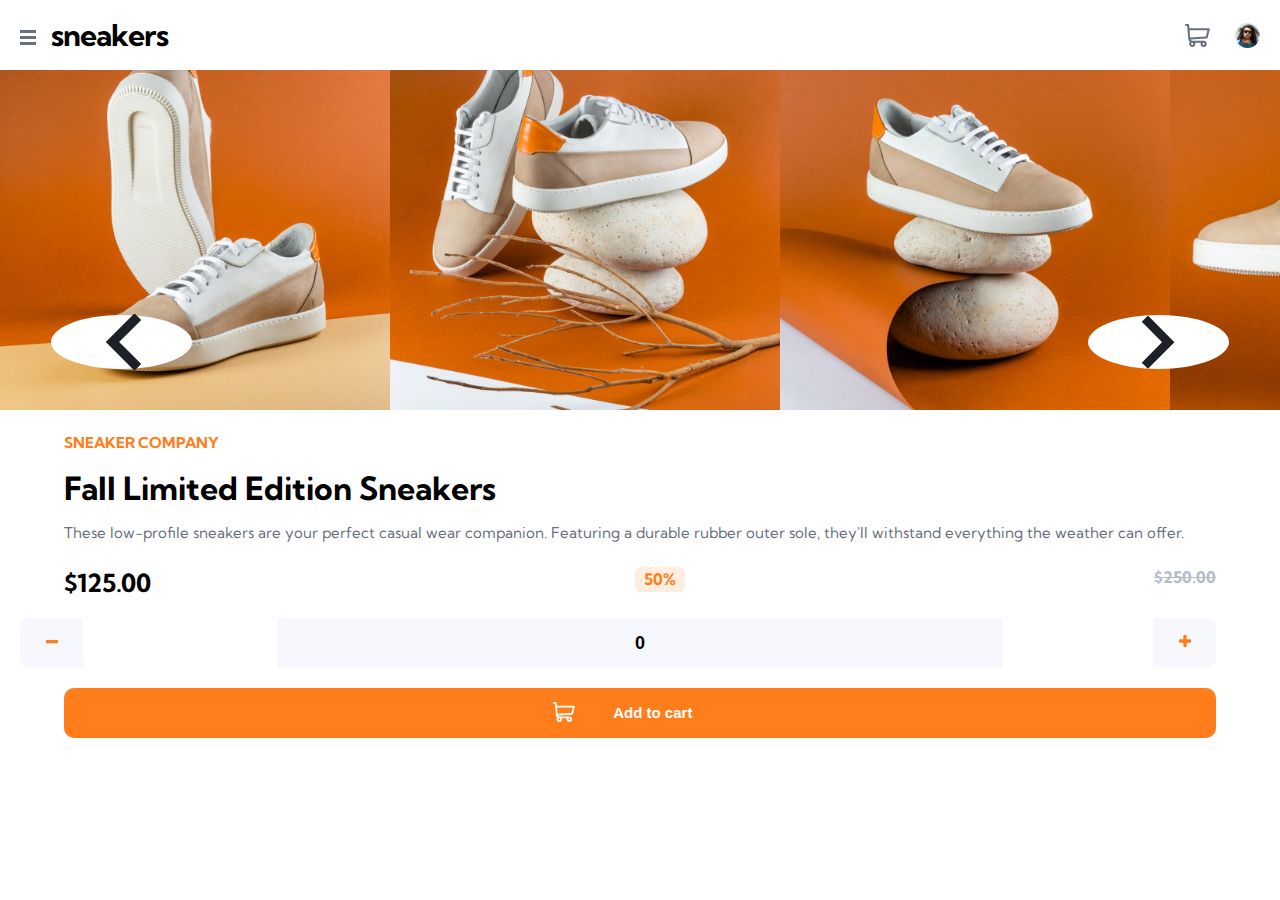
<file: ecommerce-product-page-main/index.html>
<!DOCTYPE html>
<html lang="pl">
	<head>
		<meta charset="UTF-8" />
		<meta name="viewport" content="width=device-width, initial-scale=1.0" />
		<link rel="icon" type="image/png" sizes="32x32" href="./images/favicon-32x32.png" />
		<link rel="stylesheet" href="./css/style.css" />
		<title>Frontend Mentor | E-commerce product page</title>
		<link rel="preconnect" href="https://fonts.googleapis.com" />
		<link rel="preconnect" href="https://fonts.gstatic.com" crossorigin />
		<link href="https://fonts.googleapis.com/css2?family=Kumbh+Sans:wght@400;700&display=swap" rel="stylesheet" />
	</head>
	<body> 
		<nav class="flex-row bg-white space-between">
			<div class="left-side flex-row">
				<img class="open" src="./images/icon-menu.svg" alt="burger icon" />
				<h1>sneakers</h1>
				<div class="nav-item">
					<ul class="flex-row space-between">
						<li><a href="#">Collections</a></li>
						<li><a href="#">Men</a></li>
						<li><a href="#">Women</a></li>
						<li><a href="#">About</a></li>
						<li><a href="#">Contact</a></li>
					</ul>
				</div>
			</div>
			<div class="right-side flex-row">
				<img class="icon-cart" src="./images/icon-cart.svg" alt="icon cart" />
				<img class="pointer" src="./images/image-avatar.png" alt="image avatar man" />
			</div>
		</nav>
		<hr />
		<!-- <div class="enlarged-photo none">
			<div class="shadow absolute"></div>
			<div class="close relative">
				<img class="close-photos pointer relative" src="./images/icon-close.svg" alt="">
			</div>
			<div class="image flex-row absolute">
				<img class="enlarged one" src="./images/image-product-1.jpg" alt="">
				<img class="enlarged two" src="./images/image-product-2.jpg" alt="">
				<img class="enlarged three" src="./images/image-product-3.jpg" alt="">
			</div>
			<div class="move-image flex-row space-between absolute">
				<div class="left bg-white pointer">
					<img class="relative" src="./images/icon-previous.svg" alt="">
				</div>
				<div class="right bg-white pointer">
					<img class="relative" src="./images/icon-next.svg" alt="">
				</div>
			</div>
			<div class="thumbnails flex-row space-between absolute">
				<img class="pointer" src="./images/image-product-1.jpg" alt="">
				<img class="pointer" src="./images/image-product-2.jpg" alt="">
				<img class="pointer" src="./images/image-product-3.jpg" alt="">
				<img class="pointer" src="./images/image-product-4.jpg" alt="">
			</div>
		</div> -->
		<main>
			<div class="side-menu bg-white">
				<div class="btn-close">
					<img src="./images/icon-close.svg" alt="icon close X" />
				</div>
				<div class="menu-item">
					<ul>
						<li><a class="fwb" href="#">Collections</a></li>
						<li><a class="fwb" href="#">Men</a></li>
						<li><a class="fwb" href="#">Women</a></li>
						<li><a class="fwb" href="#">About</a></li>
						<li><a class="fwb" href="#">Contact</a></li>
					</ul>
				</div>
			</div>
			<div class="amount hide main-color absolute">
				<p class="amount-number fwb text-center"></p>
			</div>
			<div class="img">
				<div class="slider flex-row">
					<div class="slide one">
						<img class="main-image" src="./images/image-product-1.jpg" alt="" />
					</div>
					<div class="slide repeat pointer">
						<img class="image1" src="./images/image-product-1.jpg" alt="" />
					</div>
					<div class="slide two pointer">
						<img class="image2" src="./images/image-product-2.jpg" alt="" />
					</div>
					<div class="slide three pointer">
						<img class="image3" src="./images/image-product-3.jpg" alt="" />
					</div>
					<div class="slide four pointer">
						<img class="image4" src="./images/image-product-4.jpg" alt="" />
					</div>
				</div>
				<div class="next absolute bg-white pointer">
					<img class="icon relative" src="./images/icon-next.svg" alt="icon next" />
				</div>
				<div class="prev absolute bg-white pointer">
					<img class="icon relative" src="./images/icon-previous.svg" alt="icon previous" />
				</div>
				<div class="cart none bg-white absolute">
					<p class="fwb">Cart</p>
					<hr class="hr" />
					<div class="empty text-center">
						<p class="fwb">Your cart is empty</p>
					</div>
					<div class="has-item none flex-row">
						<img class="cart-image relative" src="./images/image-product-1-thumbnail.jpg" alt="" />
						<div class="text relative">
							<p class="text-change">Autumn Limited Edition...</p>
							<p class="text-change desktop">Fall Limited Edition Sneakers</p>
							<p class="price">
								$<span class="price-main">125.00</span> x <span class="count">3</span> <span class="dolar fwb">$</span
								><span class="total-price fwb">375.00</span>
							</p>
						</div>
						<div class="delete relative">
							<img class="delete-icon" src="./images/icon-delete.svg" alt="icon delete" />
						</div>
						<div class="btn text-center absolute">
							<button class="main-color" type="submit"><p class="relative fwb text-center">Checkout</p></button>
						</div>
					</div>
				</div>
			</div>
			<div class="text-main">
				<p class="orange fwb">sneaker company</p>
				<h1>Fall Limited Edition Sneakers</h1>
				<div class="text">
					<p>
						These low-profile sneakers are your perfect casual wear companion. Featuring a durable rubber outer sole,
						they'll withstand everything the weather can offer.
					</p>
				</div>
				<div class="prices flex-row space-between fwb">
					<p class="main">$125.00</p>
					<p class="promo text-center">50%</p>
					<p class="old">$250.00</p>
				</div>
				<div class="how-many text-center">
					<div class="minus very-light-gray absolute pointer">
						<img src="./images/icon-minus.svg" alt="icon orange minus" />
					</div>
					<div class="plus very-light-gray absolute pointer">
						<img src="./images/icon-plus.svg" alt="icon orange plus" />
					</div>
					<input class="howMany very-light-gray fwb text-center relative" type="text" placeholder="0" />
				</div>
				<div class="btn">
					<button class="button main-color pointer">
						<p class="fwb"><img class="relative" src="./images/icon-cart.svg" alt="icon cart" /> Add to cart</p>
					</button>
				</div>
			</div>
		</main>
		<script src="./main.js"></script>
	</body>
</html>
</file>
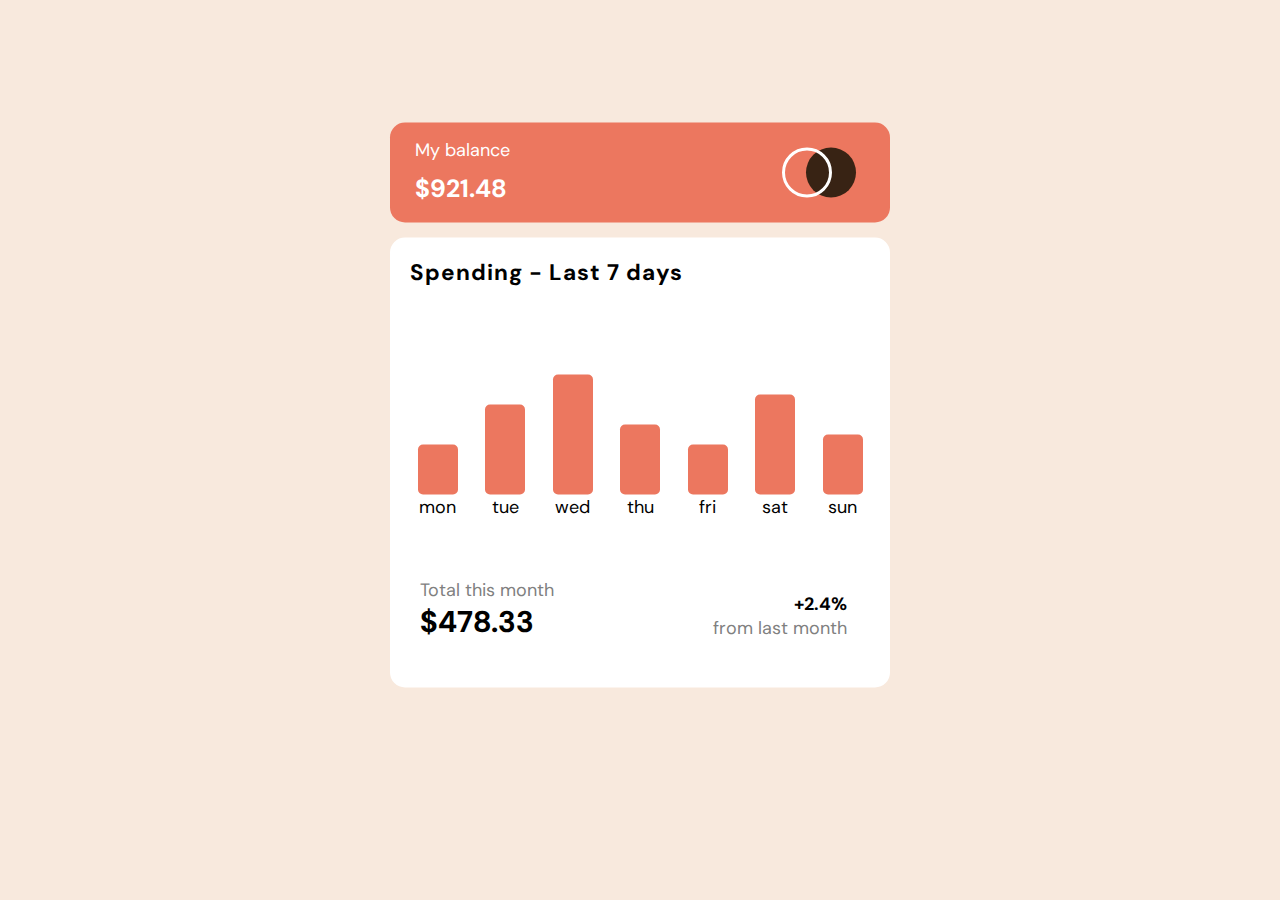
<file: expenses-chart-component-main/index.html>
<!DOCTYPE html>
<html lang="en">
	<head>
		<meta charset="UTF-8" />
		<meta name="viewport" content="width=device-width, initial-scale=1.0" />

		<link rel="icon" type="image/png" sizes="32x32" href="./images/favicon-32x32.png" />

		<title>Frontend Mentor | Expenses chart component</title>
		<link rel="stylesheet" href="./style.css" />
		<link rel="preconnect" href="https://fonts.googleapis.com" />
		<link rel="preconnect" href="https://fonts.gstatic.com" crossorigin />
		<link href="https://fonts.googleapis.com/css2?family=DM+Sans:wght@400;700&display=swap" rel="stylesheet" />
	</head>
	<body>
		<div class="box">
			<div class="upper-belt">
				<div class="left-side">
					<div class="text">
						<p>My balance</p>
						<p class="price">$921.48</p>
					</div>
				</div>
				<div class="right-side">
					<div class="circle1"></div>
					<div class="circle2"></div>
				</div>
			</div>
			<div class="main-content">
				<div class="title">
					<h2>Spending - Last 7 days</h2>
				</div>
				<div class="diagrams">
					<div class="mon hover">
						<div class="day-cost">
							<p>$10.20</p>
						</div>
						<div class="diag1 style-diag effect"></div>
						<p>mon</p>
					</div>
					<div class="tue hover">
						<div class="day-cost">
							<p>$25.47</p>
						</div>
						<div class="diag2 style-diag effect"></div>
						<p>tue</p>
					</div>
					<div class="wed hover">
						<div class="day-cost">
							<p>$52.36</p>
						</div>
						<div class="diag3 style-diag effect"></div>
						<p>wed</p>
					</div>
					<div class="thu hover">
						<div class="day-cost">
							<p>$31.07</p>
						</div>
						<div class="diag4 style-diag blue-diag"></div>
						<p>thu</p>
					</div>
					<div class="fri hover">
						<div class="day-cost">
							<p>$73.86</p>
						</div>
						<div class="diag5 style-diag effect"></div>
						<p>fri</p>
					</div>
					<div class="sat hover">
						<div class="day-cost">
							<p>$50.50</p>
						</div>
						<div class="diag6 style-diag effect"></div>
						<p>sat</p>
					</div>
					<div class="sun hover">
						<div class="day-cost">
							<p>$40.99</p>
						</div>
						<div class="diag7 style-diag effect"></div>
						<p>sun</p>
					</div>
				</div>
				<div class="bottom-main">
					<div class="left-side">
						<div class="text">
							<p class="total">Total this month</p>
							<p class="money">$478.33</p>
						</div>
					</div>
					<div class="right-side">
						<div class="text">
							<p class="procent">+2.4%</p>
							<p class="total">from last month</p>
						</div>
					</div>
				</div>
			</div>
		</div>
	</body>
</html>
</file>
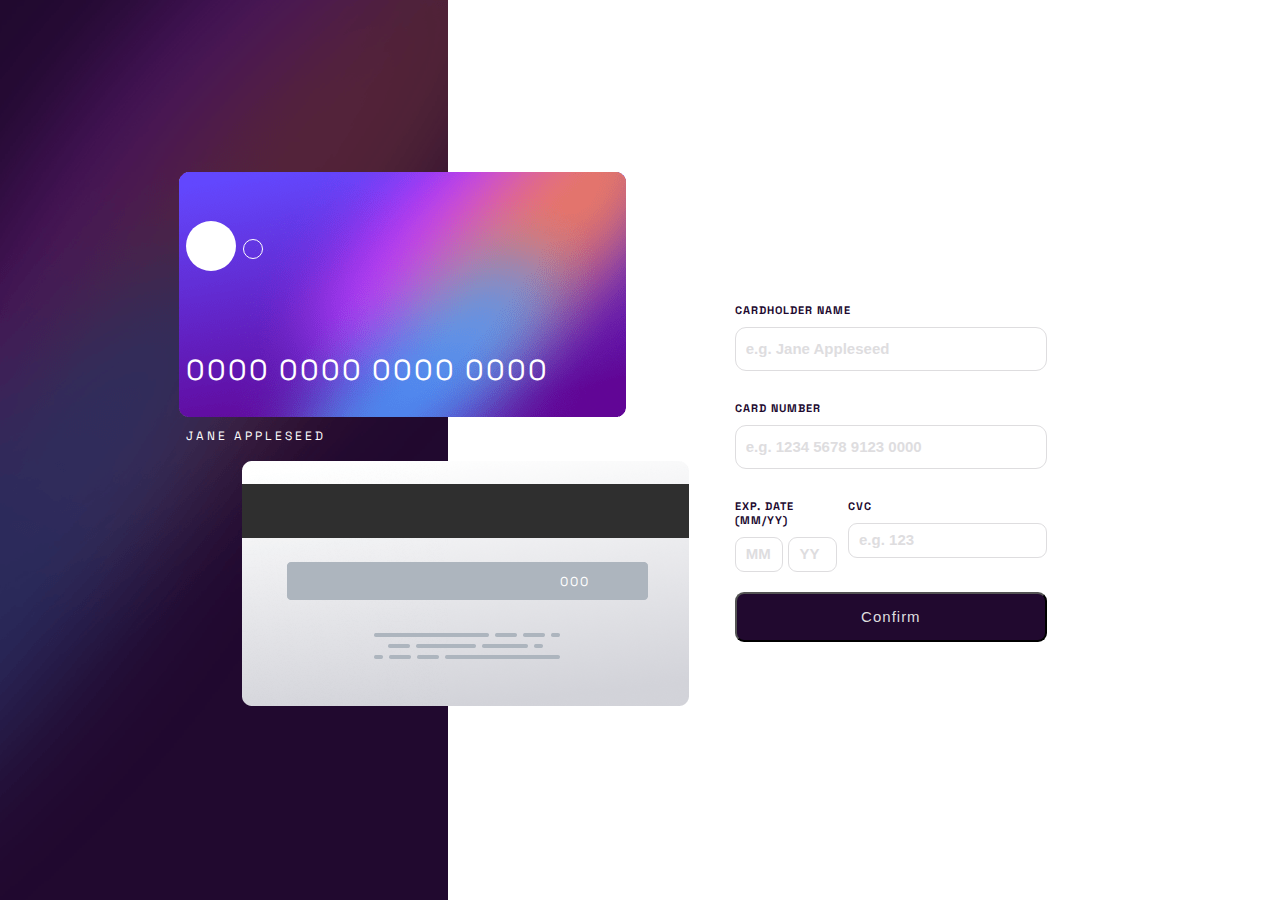
<file: interactive-card-details-form-main/index.html>
<!DOCTYPE html>
<html lang="pl">
	<head>
		<meta charset="UTF-8" />
		<meta name="viewport" content="width=device-width, initial-scale=1.0" />
		<!-- displays site properly based on user's device -->

		<link rel="icon" type="image/png" sizes="32x32" href="./images/favicon-32x32.png" />

		<title>Frontend Mentor | Interactive card details form</title>

		<link rel="stylesheet" href="./css/main.css" />
		<link rel="preconnect" href="https://fonts.googleapis.com" />
		<link rel="preconnect" href="https://fonts.gstatic.com" crossorigin />
		<link href="https://fonts.googleapis.com/css2?family=Space+Grotesk:wght@500&display=swap" rel="stylesheet" />
	</head>
	<body>
		<div class="left-side">
			<div class="background">
				<div class="card1">
					<img src="./images/bg-card-front.png" alt="front-card" />
					<div class="circle1"></div>
					<div class="circle2"></div>
					<div class="code">
						<p class="creditCardNumber">0000 0000 0000 0000</p>
					</div>
					<div class="name">
						<p class="creditName">Jane Appleseed</p>
					</div>
					<div class="small-code">
						<p><span class="month">00</span>/<span class="year">00</span></p>
					</div>
				</div>
				<div class="card2">
          <img src="./images/bg-card-back.png" alt="back-card">
          <div class="cvc">
            <p class="creditCvc">000</p>
          </div>
        </div>
			</div>
		</div>
    <div class="right-side">
      <div class="form block">
        <div class="name">
          <p>Cardholder name</p>
          <input class="inputName" type="text" placeholder="e.g. Jane Appleseed">
          
        </div>
        <div class="number">
          <p>card number</p>
          <input class="inputNumber" type="tel" placeholder="e.g. 1234 5678 9123 0000" maxlength="19">
          <p class="wrong wrongNumber none">Wrong format, numbers only</p>
        </div>
        <div class="dateCvc">
          <div class="date">
            <p>exp. date (mm/yy)</p>
            <input class="dateM" type="text" placeholder="MM" maxlength="2">
            <input class="dateY" type="text" placeholder="YY" maxlength="2">
            <p class="wrong wrongDate">Can't be blank</p>
          </div>
          <div class="cvc">
            <p>cvc</p>
            <input class="inputCvc" type="text" placeholder="e.g. 123" maxlength="3">
            <p class="wrong none wrongCvc">Can't be blank</p>
          </div>
        </div>
        <div class="btn">
          <button class="button" type="submit"><p>Confirm</p></button>
        </div>
      </div>
      <div class="complete none">
        <div class="icon">
          <img src="./images/icon-complete.svg" alt="icon complete">
        </div>
        <div class="text">
          <h1>thank you!</h1>
          <p>We've added your card details</p>
        </div>
        <div class="button">
          <button>Continue</button>
        </div>
      </div>
    </div>
    <script src="./main.js"></script>
	</body>
</html>
</file>
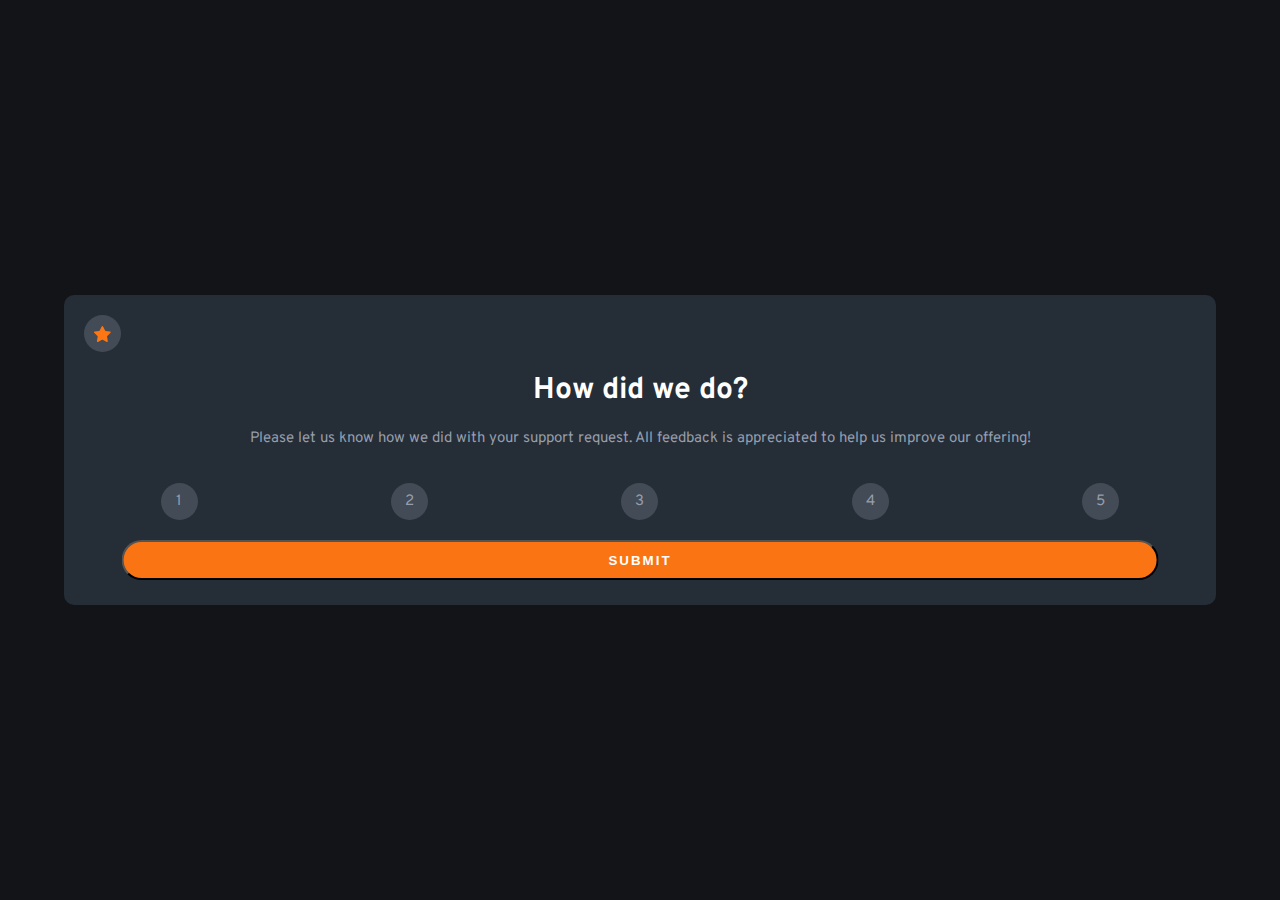
<file: interactive-rating-component-main/index.html>
<!DOCTYPE html>
<html lang="en">
	<head>
		<meta charset="UTF-8" />
		<meta name="viewport" content="width=device-width, initial-scale=1.0" />
		<!-- displays site properly based on user's device -->

		<link rel="icon" type="image/png" sizes="32x32" href="./images/favicon-32x32.png" />
		<link rel="stylesheet" href="./style.css" />
		<title>Frontend Mentor | Interactive rating component</title>
		<link rel="preconnect" href="https://fonts.googleapis.com" />
		<link rel="preconnect" href="https://fonts.gstatic.com" crossorigin />
		<link href="https://fonts.googleapis.com/css2?family=Overpass:wght@400;700&display=swap" rel="stylesheet" />
	</head>
	<body>
    <div class="card block">
      <div class="star">
        <img src="./images/icon-star.svg" alt="icon gold star">
      </div>
      
      <div class="text">
        <h1>How did we do?</h1>
        <p>Please let us know how we did with your support request. All feedback is appreciated to help us improve our offering!</p>
      </div>
      <div class="grades">
        <div class="grade one">1</div>
        <div class="grade two">2</div>
        <div class="grade three">3</div>
        <div class="grade four">4</div>
        <div class="grade five">5</div>
      </div>
      <div class="button">
        <button class="submit">submit</button>
      </div>
    </div>
    <div class="thank-you-state none">
      <div class="image">
        <img src="./images/illustration-thank-you.svg" alt="thank you">
      </div>
      <div class="text-grades">
        <p>You selected <span class="span"></span> out of 5</p>
      </div>
      <div class="text">
        <h1>Thank you!</h1>
        <p>We appreciate you taking the time to give a rating. If you ever need more support, don't hesitate to get in touch!</p>
      </div>
    </div>
    <script src="./main.js"></script>
  </body>
</html>
</file>
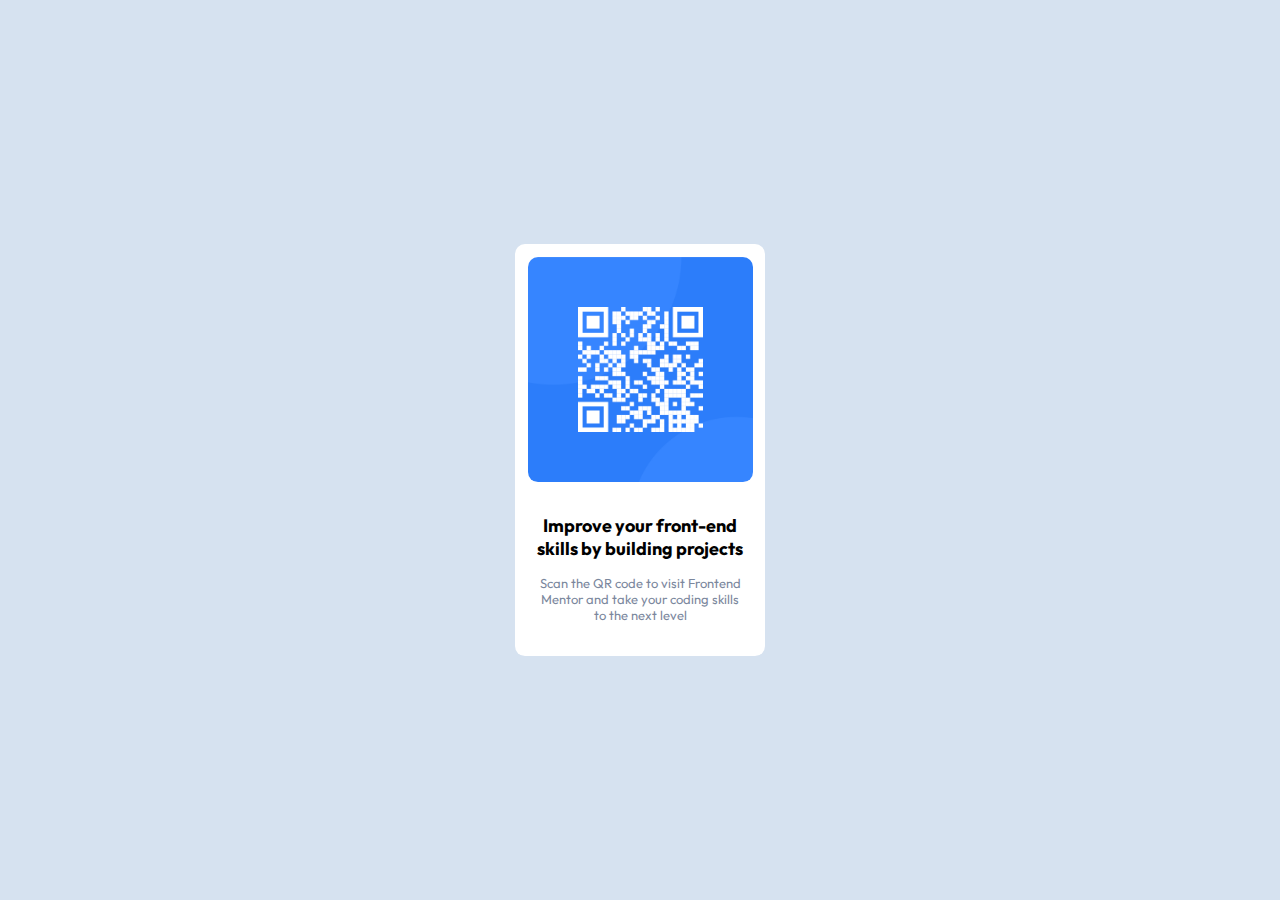
<file: qr-code-component-main/index.html>
<!DOCTYPE html>
<html lang="en">
	<head>
		<meta charset="UTF-8" />
		<meta name="viewport" content="width=device-width, initial-scale=1.0" />

		<link rel="icon" type="image/png" sizes="32x32" href="./images/favicon-32x32.png" />
		<title>Frontend Mentor | QR code component</title>
		<link rel="stylesheet" href="./style.css" />
		<link rel="preconnect" href="https://fonts.googleapis.com" />
		<link rel="preconnect" href="https://fonts.gstatic.com" crossorigin />
		<link href="https://fonts.googleapis.com/css2?family=Roboto:wght@400;700&display=swap" rel="stylesheet" />
		<link rel="preconnect" href="https://fonts.googleapis.com" />
		<link rel="preconnect" href="https://fonts.gstatic.com" crossorigin />
		<link href="https://fonts.googleapis.com/css2?family=Outfit:wght@400;700&display=swap" rel="stylesheet" />
	</head>
	<body>
		<div class="card">
			<div class="image">
				<img src="./images/image-qr-code.png" alt="qr code" />
			</div>
			<div class="text">
				<h2>Improve your front-end skills by building projects</h2>
				<p class="paragraf">Scan the QR code to visit Frontend Mentor and take your coding skills to the next level</p>
			</div>
		</div>
	</body>
</html>
</file>
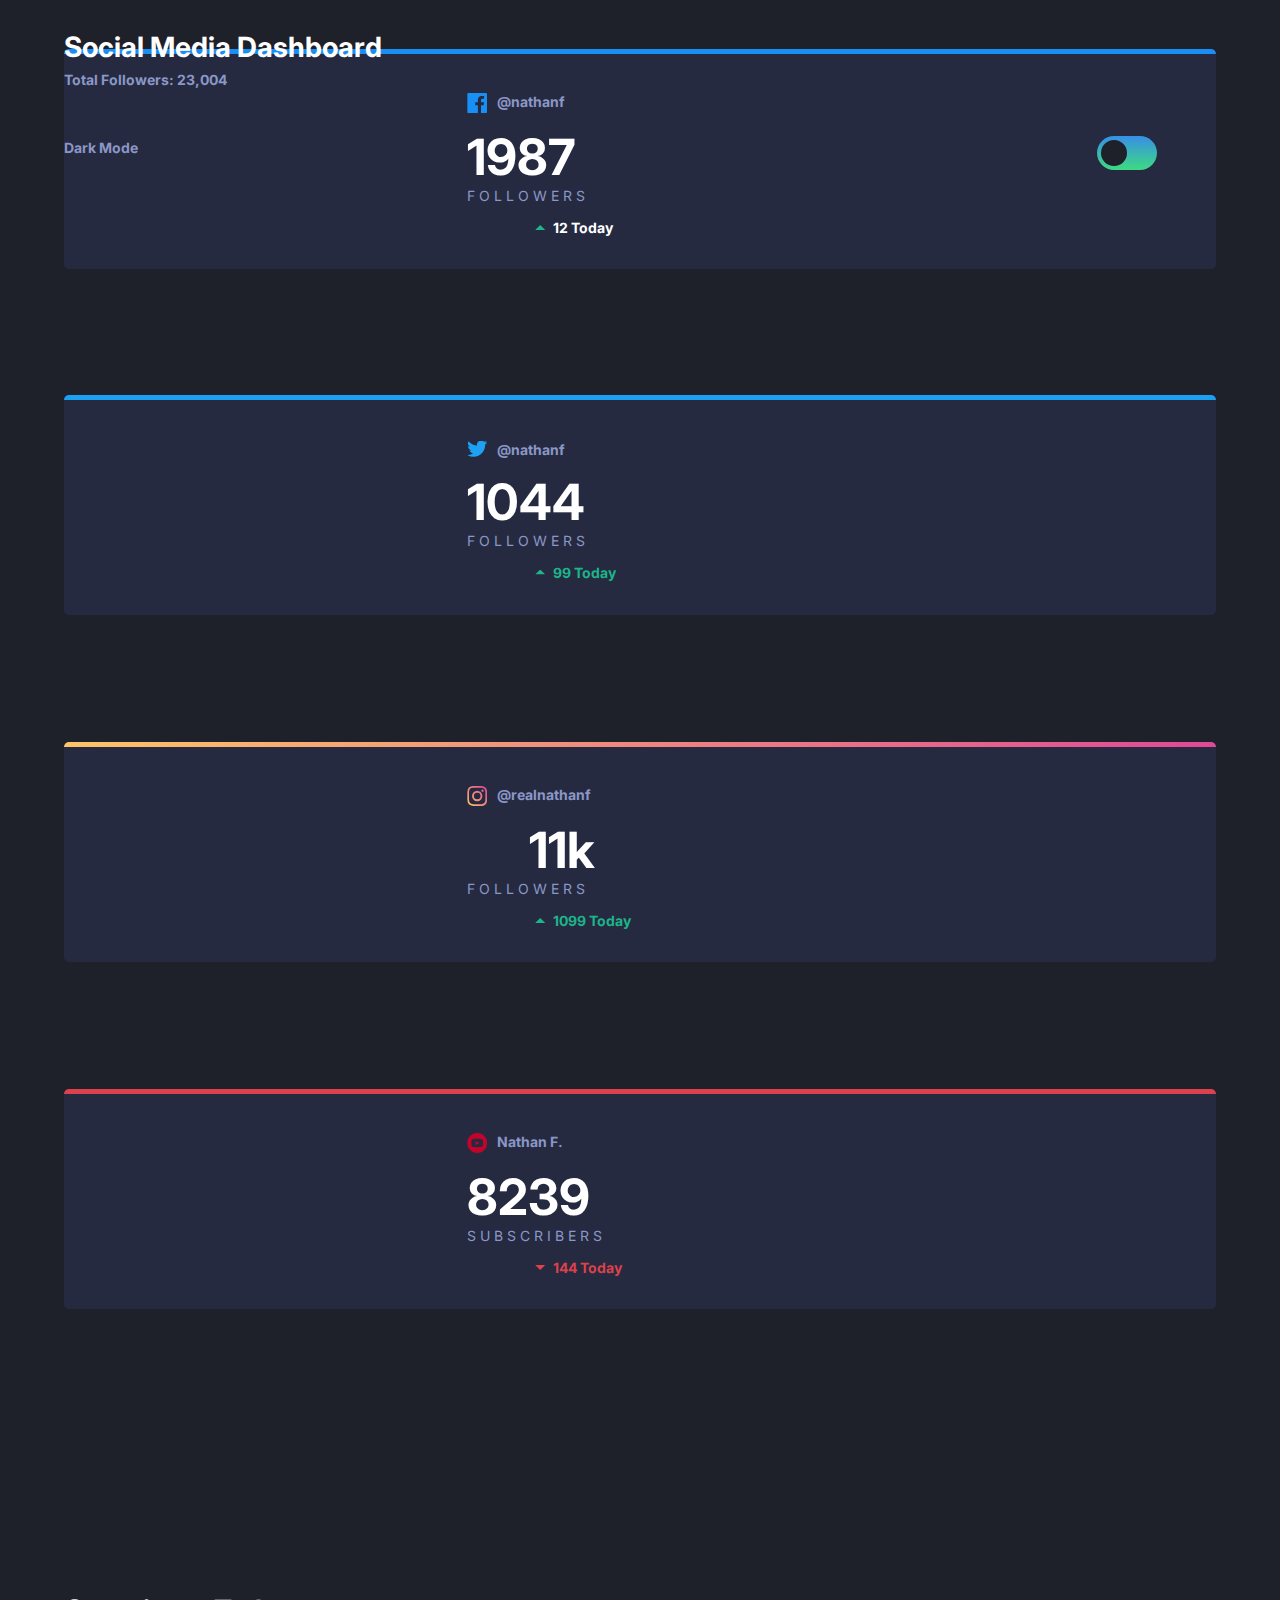
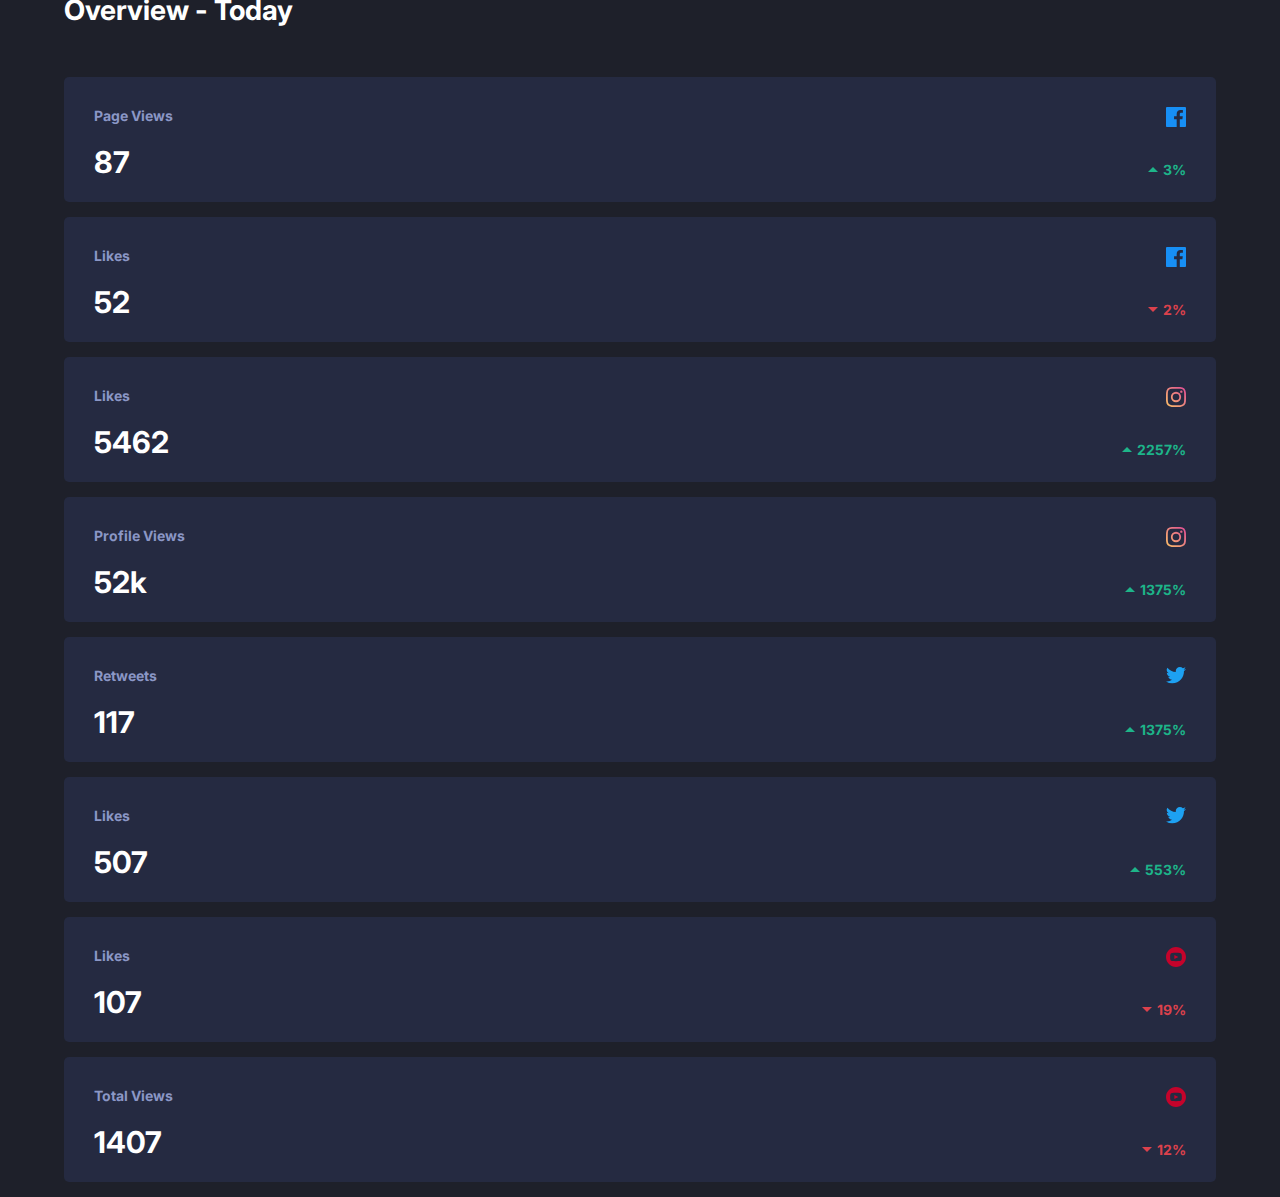
<file: social-media-dashboard-with-theme-switcher-master/index.html>
<!DOCTYPE html>
<html lang="en">
	<head>
		<meta charset="UTF-8" />
		<meta name="viewport" content="width=device-width, initial-scale=1.0" />

		<link rel="icon" type="image/png" sizes="32x32" href="./images/favicon-32x32.png" />
		<link rel="stylesheet" href="./css/main.css" />
		<link rel="preconnect" href="https://fonts.googleapis.com" />
		<link rel="preconnect" href="https://fonts.gstatic.com" crossorigin />
		<link href="https://fonts.googleapis.com/css2?family=Inter:wght@400;700&display=swap" rel="stylesheet" />
		<title>Frontend Mentor | Social Media Dashboard</title>
	</head>
	<body>
		<div class="wrapper">
			<div class="title1">
				<h1 class="dark whiteColor">Social Media Dashboard</h1>
				<p class="bold desaturatedBlue">Total Followers: 23,004</p>
			</div>
			<div class="line backgroundColorDardCard width100"></div>
			<div class="mode">
				<p class="bold desaturatedBlue">Dark Mode</p>
				<div class="switch relative">
					<label class="theme-switch relative" for="checkbox">
						<input type="checkbox" id="checkbox" />
						<div class="slider round"></div>
					</label>
				</div>
			</div>
			<div class="cards">
				<div class="card one backgroundColorDardCard width100">
					<div class="line-card width100"></div>
					<div class="text relative">
						<div class="info relative">
							<img src="./images/icon-facebook.svg" alt="icon facebook" />
							<p class="bold desaturatedBlue">@nathanf</p>
						</div>
						<div class="number-follow">
							<p class="number number1 boldWithWhiteColor">1987</p>
							<p class="follow desaturatedBlue">followers</p>
						</div>
						<div class="how-many relative">
							<img class="relative" src="./images/icon-up.svg" alt="green icon up" />
							<p class="p boldWithWhiteColor ">12 Today</p>
						</div>
					</div>
				</div>
				<div class="card two backgroundColorDardCard width100">
					<div class="line-card width100"></div>
					<div class="text relative">
						<div class="info relative">
							<img src="./images/icon-twitter.svg" alt="icon twitter" />
							<p class="bold desaturatedBlue">@nathanf</p>
						</div>
						<div class="number-follow">
							<p class="number number2 boldWithWhiteColor">1044</p>
							<p class="follow desaturatedBlue">followers</p>
						</div>
						<div class="how-many relative">
							<img class="relative" src="./images/icon-up.svg" alt="green icon up" />
							<p class="bold greenColorText">99 Today</p>
						</div>
					</div>
				</div>
				<div class="card three backgroundColorDardCard width100">
					<div class="line-card width100"></div>
					<div class="text relative">
						<div class="info relative">
							<img src="./images/icon-instagram.svg" alt="icon instagram" />
							<p class="bold desaturatedBlue">@realnathanf</p>
						</div>
						<div class="number-follow">
							<p class="number number3 boldWithWhiteColor relative">11k</p>
							<p class="follow desaturatedBlue">followers</p>
						</div>
						<div class="how-many relative">
							<img class="relative" src="./images/icon-up.svg" alt="green icon up" />
							<p class="bold greenColorText">1099 Today</p>
						</div>
					</div>
				</div>
				<div class="card four backgroundColorDardCard width100">
					<div class="line-card width100"></div>
					<div class="text relative">
						<div class="info relative">
							<img src="./images/icon-youtube.svg" alt="icon instagram" />
							<p class="bold desaturatedBlue">Nathan F.</p>
						</div>
						<div class="number-follow">
							<p class="number number4 boldWithWhiteColor">8239</p>
							<p class="follow desaturatedBlue">subscribers</p>
						</div>
						<div class="how-many relative">
							<img class="relative" src="./images/icon-down.svg" alt="red icon down" />
							<p class="bold redColorText">144 Today</p>
						</div>
					</div>
				</div>
			</div>
			<div class="title-second">
				<h1 class="h1 whiteColor">Overview - Today</h1>
			</div>
			<div class="overview-cards">
				<div class="overview-card first backgroundColorDardCard width100">
					<div class="left-side">
						<p class="text bold desaturatedBlue">Page Views</p>
						<p class="number-second dark1 boldWithWhiteColor">87</p>
					</div>
					<div class="right-side">
						<div class="img">
							<img src="./images/icon-facebook.svg" alt="icon facebook" />
						</div>
						<div class="procent">
							<img src="./images/icon-up.svg" alt="green icon up" />
							<p class="bold greenColorText">3%</p>
						</div>
					</div>
				</div>
				<div class="overview-card second backgroundColorDardCard whiteColor width100">
					<div class="left-side">
						<p class="text bold desaturatedBlue">Likes</p>
						<p class="number-second dark2 bold">52</p>
					</div>
					<div class="right-side">
						<div class="img">
							<img src="./images/icon-facebook.svg" alt="icon facebook" />
						</div>
						<div class="procent">
							<img src="./images/icon-down.svg" alt="red icon down" />
							<p class="bold redColorText ">2%</p>
						</div>
					</div>
				</div>
				<div class="overview-card third backgroundColorDardCard whiteColor width100">
					<div class="left-side">
						<p class="text bold desaturatedBlue">Likes</p>
						<p class="number-second dark3 bold">5462</p>
					</div>
					<div class="right-side">
						<div class="img">
							<img src="./images/icon-instagram.svg" alt="icon instagram" />
						</div>
						<div class="procent">
							<img src="./images/icon-up.svg" alt="green icon up" />
							<p class="bold greenColorText">2257%</p>
						</div>
					</div>
				</div>
				<div class="overview-card fourth backgroundColorDardCard whiteColor width100">
					<div class="left-side">
						<p class="text bold desaturatedBlue">Profile Views</p>
						<p class="number-second dark4 bold">52k</p>
					</div>
					<div class="right-side">
						<div class="img">
							<img src="./images/icon-instagram.svg" alt="icon instagram" />
						</div>
						<div class="procent">
							<img src="./images/icon-up.svg" alt="green icon up" />
							<p class="bold greenColorText">1375%</p>
						</div>
					</div>
				</div>
				<div class="overview-card fifth backgroundColorDardCard whiteColor width100">
					<div class="left-side">
						<p class="text bold desaturatedBlue">Retweets</p>
						<p class="number-second dark5 bold">117</p>
					</div>
					<div class="right-side">
						<div class="img">
							<img src="./images/icon-twitter.svg" alt="icon twitter" />
						</div>
						<div class="procent">
							<img src="./images/icon-up.svg" alt="green icon up" />
							<p class="bold greenColorText">1375%</p>
						</div>
					</div>
				</div>
				<div class="overview-card sixth backgroundColorDardCard whiteColor width100">
					<div class="left-side">
						<p class="text bold desaturatedBlue">Likes</p>
						<p class="number-second dark6 bold">507</p>
					</div>
					<div class="right-side">
						<div class="img">
							<img src="./images/icon-twitter.svg" alt="icon twitter" />
						</div>
						<div class="procent">
							<img src="./images/icon-up.svg" alt="green icon up" />
							<p class="bold greenColorText">553%</p>
						</div>
					</div>
				</div>
				<div class="overview-card seventh backgroundColorDardCard whiteColor width100">
					<div class="left-side">
						<p class="text bold desaturatedBlue">Likes</p>
						<p class="number-second dark7 bold">107</p>
					</div>
					<div class="right-side">
						<div class="img">
							<img src="./images/icon-youtube.svg" alt="icon youtube" />
						</div>
						<div class="procent">
							<img src="./images/icon-down.svg" alt="red icon down" />
							<p class="bold redColorText">19%</p>
						</div>
					</div>
				</div>
				<div class="overview-card eighth backgroundColorDardCard whiteColor width100">
					<div class="left-side">
						<p class="text bold desaturatedBlue">Total Views</p>
						<p class="number-second dark8 bold">1407</p>
					</div>
					<div class="right-side">
						<div class="img">
							<img src="./images/icon-youtube.svg" alt="icon youtube" />
						</div>
						<div class="procent">
							<img src="./images/icon-down.svg" alt="red icon down" />
							<p class="bold redColorText">12%</p>
						</div>
					</div>
				</div>
			</div>
		</div>
		<script src="./main.js"></script>
	</body>
</html>
</file>
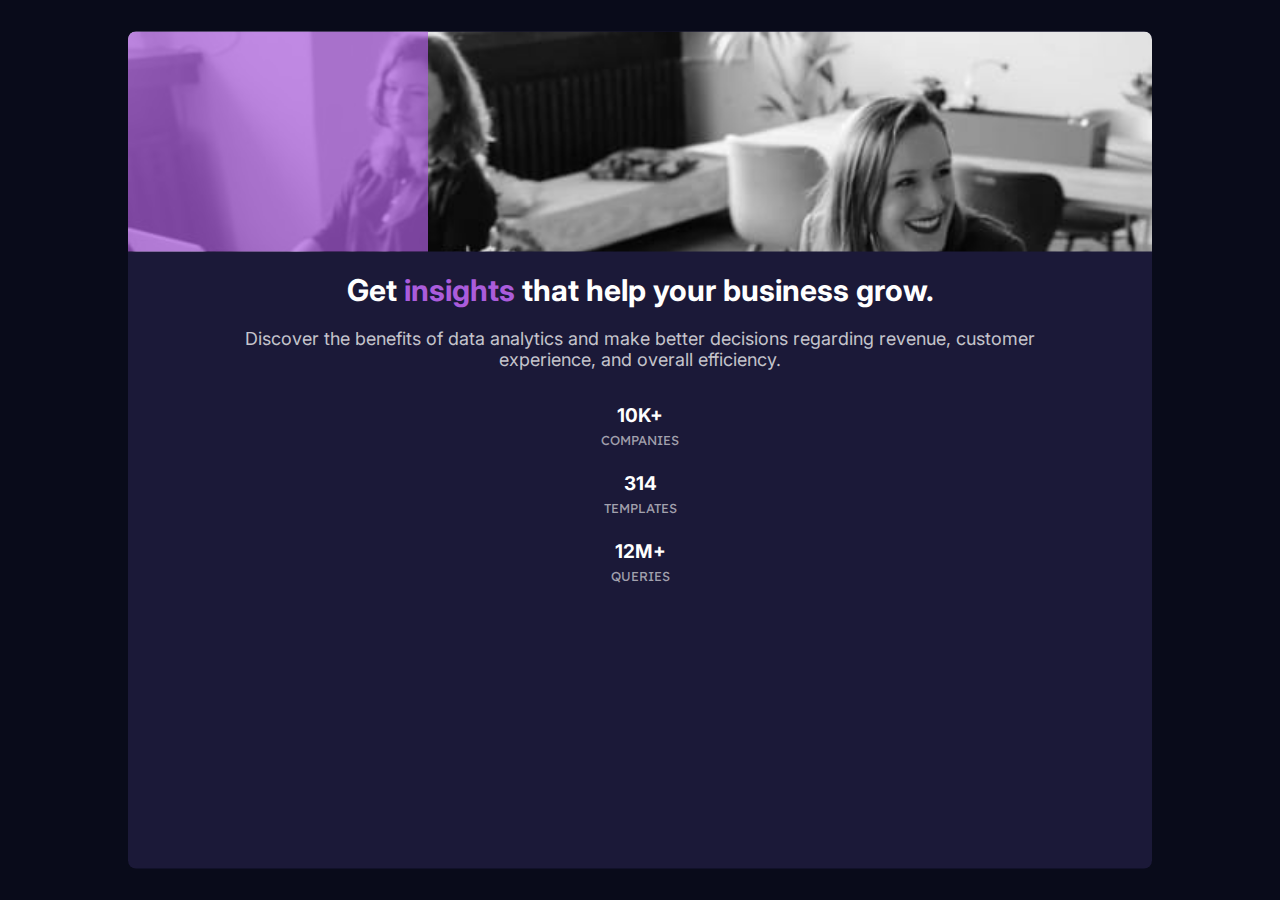
<file: stats-preview-card-component-main/index.html>
<!DOCTYPE html>
<html lang="pl">
	<head>
		<meta charset="UTF-8" />
		<meta name="viewport" content="width=device-width, initial-scale=1.0" />
		<link rel="icon" type="image/png" sizes="32x32" href="./images/favicon-32x32.png" />
		<title>Frontend Mentor | Stats preview card component</title>
		<link rel="stylesheet" href="./style.css" />
		<link rel="preconnect" href="https://fonts.googleapis.com" />
		<link rel="preconnect" href="https://fonts.gstatic.com" crossorigin />
		<link
			href="https://fonts.googleapis.com/css2?family=Inter:wght@400;700&family=Lexend+Deca&display=swap"
			rel="stylesheet"
		/>
	</head>
	<body>
		<div class="card">
			<div class="shadow"></div>
			<div class="image"></div>
			<div class="main">
				<div class="title">
					<h2>Get <span>insights</span> that help your business grow.</h2>
				</div>
				<div class="text">
					<p>
						Discover the benefits of data analytics and make better decisions regarding revenue, customer experience,
						and overall efficiency.
					</p>
				</div>
			</div>
			<div class="footer">
				<p class="number">
					10k+ <br />
					<span>companies</span>
				</p>

				<p class="number">
					314 <br />
					<span> templates</span>
				</p>

				<p class="number">
					12m+ <br />
					<span>queries</span>
				</p>
			</div>
		</div>
	</body>
</html>
</file>
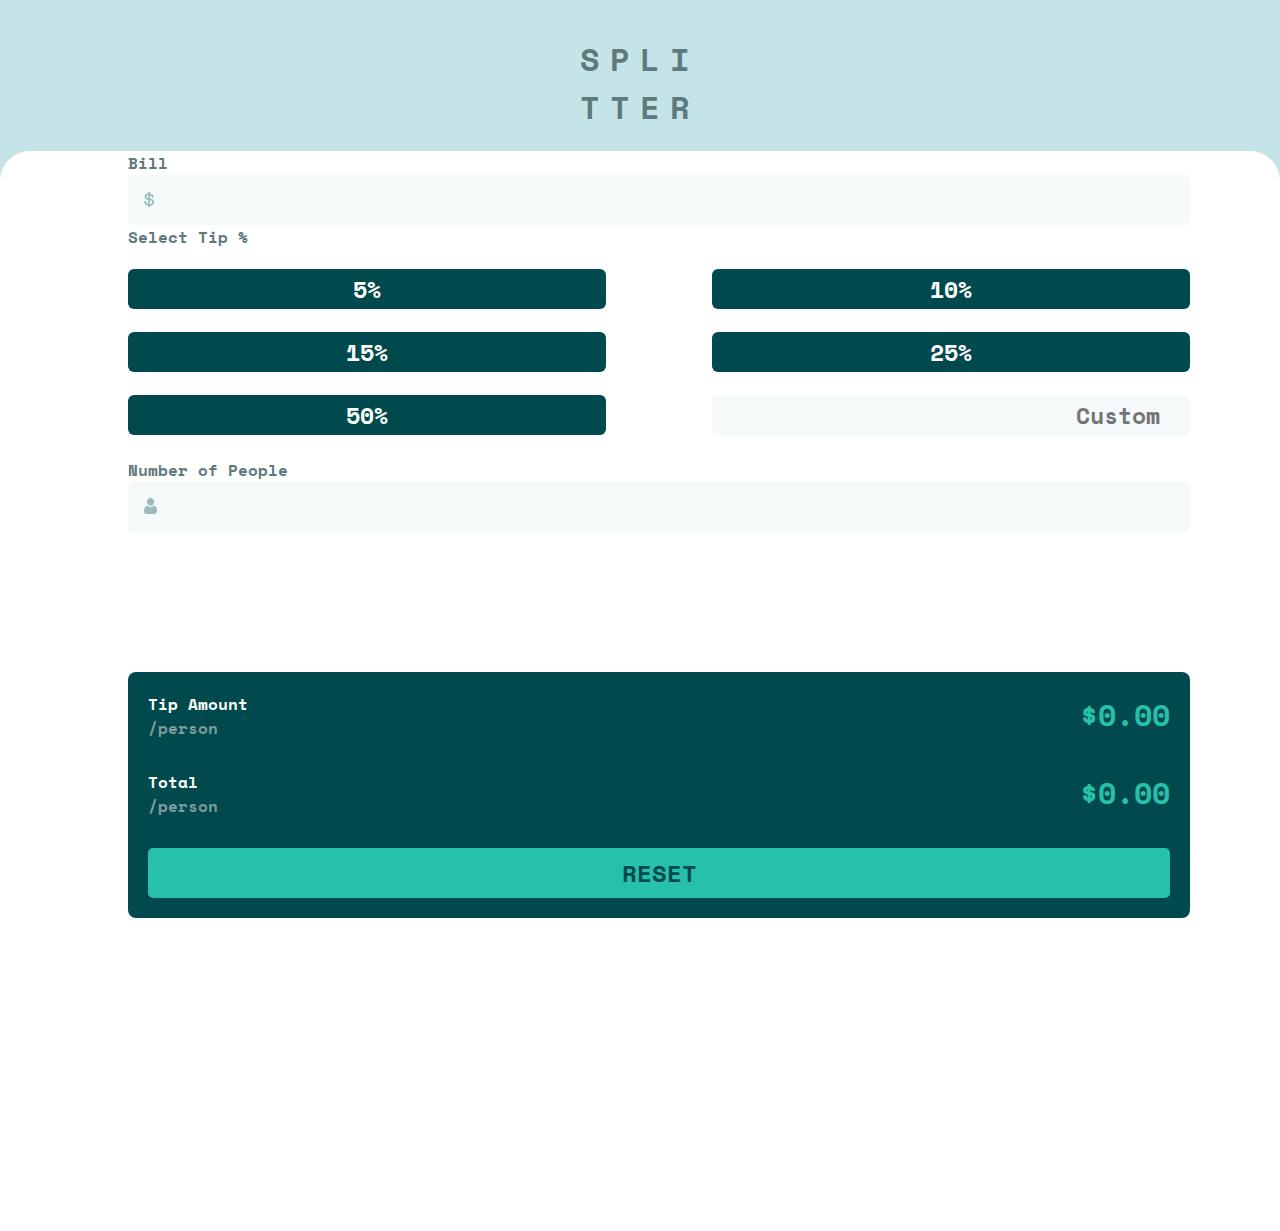
<file: tip-calculator-app-main/index.html>
<!DOCTYPE html>
<html lang="pl">
	<head>
		<meta charset="UTF-8" />
		<meta name="viewport" content="width=device-width, initial-scale=1.0" />
		<link rel="icon" type="image/png" sizes="32x32" href="./images/favicon-32x32.png" />
		<link rel="stylesheet" href="./css/main.css" />
		<link rel="preconnect" href="https://fonts.googleapis.com" />
		<link rel="preconnect" href="https://fonts.gstatic.com" crossorigin />
		<link href="https://fonts.googleapis.com/css2?family=Space+Mono:wght@400;700&display=swap" rel="stylesheet" />
		<title>Frontend Mentor | Tip calculator app</title>
	</head>
	<body>
		<div class="title">
			<h1>
				spli <br />
				tter
			</h1>
		</div>

		<div class="splitter">
			<div class="left-side">
				<div class="bill">
					<p>Bill</p>
					<img src="./images/icon-dollar.svg" alt="icon dollar" />
					<input class="inputBill" type="number" />
				</div>
				<div class="tip">
					<p>Select Tip %</p>
					<div class="buttons">
						<button class="tip5" value="0.05">5%</button>
						<button class="tip10" value="0.1">10%</button>
						<button class="tip15" value="0.15">15%</button>
						<button class="tip25" value="0.25">25%</button>
						<button class="tip50" value="0.50">50%</button>
						<input class="tcustom" type="number" placeholder="Custom" />
					</div>
				</div>
				<div class="people">
					<p>Number of People</p>
					<img src="./images/icon-person.svg" alt="icon person" />
					<input class="inputPeople" type="number" />
				</div>
			</div>
			<div class="total">
				<div class="tipPerson">
					<div class="text">
						<p>Tip Amount</p>
						<p class="grey">/person</p>
					</div>
					<div class="priceTip">
						<p>$</p>
						<span class="tipResult">0.00</span>
					</div>
				</div>
				<div class="totalPrice">
					<div class="text">
						<p>Total</p>
						<p class="grey">/person</p>
					</div>
					<div class="price">
						<p>$</p>
						<span class="personPriceResult">0.00</span>
					</div>
				</div>
				<div class="btn">
					<button class="reset" type="submit"><p>Reset</p></button>
				</div>
			</div>
		</div>
		<script src="./main.js"></script>
	</body>
</html>
</file>
<file: ecommerce-product-page-main/css/style.css>
* {
  -webkit-box-sizing: border-box;
          box-sizing: border-box;
  margin: 0;
  padding: 0;
}

body {
  font-family: "Kumbh Sans", sans-serif;
  font-size: 16px;
}

.flex-row {
  display: -webkit-box;
  display: -ms-flexbox;
  display: flex;
  -webkit-box-orient: horizontal;
  -webkit-box-direction: normal;
      -ms-flex-direction: row;
          flex-direction: row;
}

.none {
  display: none;
}

.bg-white {
  background-color: hsl(0deg, 0%, 100%);
}

.main-color {
  background-color: hsl(26deg, 100%, 55%);
}

.very-light-gray {
  background-color: hsl(223deg, 64%, 98%);
}

.space-between {
  -webkit-box-pack: justify;
      -ms-flex-pack: justify;
          justify-content: space-between;
}

.pointer {
  cursor: pointer;
}

.relative {
  position: relative;
}

.fwb {
  font-weight: bold;
}

.text-center {
  text-align: center;
}

.absolute {
  position: absolute;
}

nav {
  width: 100%;
  height: 70px;
  line-height: 70px;
  padding: 0 20px;
}
@media (min-width: 1440px) {
  nav {
    padding: 0 150px;
  }
}
nav .left-side {
  line-height: 70px;
}
@media (min-width: 1440px) {
  nav .left-side {
    line-height: 89px;
  }
}
nav .left-side img {
  height: 15px;
  margin: 30px 0 0 0;
  padding-right: 15px;
}
@media (min-width: 1440px) {
  nav .left-side img {
    display: none;
  }
}
nav .left-side h1 {
  font-size: 30px;
  letter-spacing: -1px;
}
nav .left-side .nav-item {
  display: none;
  width: 500px;
  margin-left: 5%;
}
@media (min-width: 1440px) {
  nav .left-side .nav-item {
    display: block;
  }
}
nav .left-side .nav-item ul {
  list-style: none;
  height: 91px;
}
nav .left-side .nav-item ul li a {
  text-decoration: none;
  color: #68707d;
}
nav .left-side .nav-item ul li:hover {
  border-bottom: 4px solid hsl(26deg, 100%, 55%);
}
nav .left-side .nav-item ul li:hover a {
  color: hsl(0deg, 0%, 0%);
  font-weight: bold;
}
nav .right-side img {
  height: 25px;
  margin: auto;
  padding-left: 25px;
}
@media (min-width: 1440px) {
  nav .right-side img {
    height: 43px;
  }
}
nav .right-side .icon-cart {
  height: 23px;
}

hr {
  display: none;
}
@media (min-width: 1440px) {
  hr {
    display: block;
    width: 79.5%;
    margin: 0 auto;
    margin-top: 22px;
  }
}

.enlarged-photo .shadow {
  background-color: rgba(0, 0, 0, 0.5);
  width: 100vw;
  height: 100vh;
  z-index: 10;
  top: 0;
}
.enlarged-photo .close {
  width: 50%;
  height: 50px;
  margin: 0 auto;
}
.enlarged-photo .close .close-photos {
  width: 3%;
  height: 40%;
  top: -45%;
  left: 79.5%;
  -webkit-filter: invert(100%) brightness(157%) contrast(173%);
          filter: invert(100%) brightness(157%) contrast(173%);
  z-index: 12;
}
.enlarged-photo .close .close-photos:hover {
  -webkit-filter: invert(66%) sepia(86%) saturate(3354%) hue-rotate(357deg) brightness(132%) contrast(152%);
          filter: invert(66%) sepia(86%) saturate(3354%) hue-rotate(357deg) brightness(132%) contrast(152%);
}
.enlarged-photo .image {
  z-index: 15;
  top: 45%;
  left: 50%;
  -webkit-transform: translate(-50%, -50%);
          transform: translate(-50%, -50%);
  overflow: hidden;
  width: 463px;
  height: 463px;
}
.enlarged-photo .image img {
  z-index: 15;
  width: 100%;
  height: 100%;
  border-radius: 22px;
}
.enlarged-photo .move-image {
  top: 41%;
  width: 36%;
  left: 50%;
  -webkit-transform: translateX(-50%);
          transform: translateX(-50%);
  z-index: 123;
}
.enlarged-photo .move-image .left,
.enlarged-photo .move-image .right {
  border-radius: 50%;
  height: 50px;
  width: 50px;
}
.enlarged-photo .move-image .left img,
.enlarged-photo .move-image .right img {
  top: 50%;
  left: 50%;
  -webkit-transform: translate(-50%, -50%);
          transform: translate(-50%, -50%);
  -webkit-transition: -webkit-filter 0.3s;
  transition: -webkit-filter 0.3s;
  transition: filter 0.3s;
  transition: filter 0.3s, -webkit-filter 0.3s;
}
.enlarged-photo .move-image .left:hover img,
.enlarged-photo .move-image .right:hover img {
  -webkit-filter: invert(66%) sepia(86%) saturate(3354%) hue-rotate(357deg) brightness(132%) contrast(152%);
          filter: invert(66%) sepia(86%) saturate(3354%) hue-rotate(357deg) brightness(132%) contrast(152%);
}
.enlarged-photo .thumbnails {
  width: 28%;
  top: 79%;
  left: 50%;
  -webkit-transform: translateX(-50%);
          transform: translateX(-50%);
  z-index: 100;
}
.enlarged-photo .thumbnails img {
  width: 18%;
  border-radius: 10px;
  -webkit-transition: -webkit-filter 0.5s;
  transition: -webkit-filter 0.5s;
  transition: filter 0.5s;
  transition: filter 0.5s, -webkit-filter 0.5s;
}
.enlarged-photo .thumbnails img:hover {
  -webkit-filter: contrast(0.5) brightness(1.7);
          filter: contrast(0.5) brightness(1.7);
  border: 3px solid hsl(26deg, 100%, 55%);
}

main {
  overflow: hidden;
}
@media (min-width: 1440px) {
  main {
    padding: 0 150px;
    display: -webkit-box;
    display: -ms-flexbox;
    display: flex;
    -webkit-box-orient: horizontal;
    -webkit-box-direction: normal;
        -ms-flex-direction: row;
            flex-direction: row;
    height: 700px;
    margin-top: -55px;
  }
}
main .side-menu {
  width: 70%;
  height: 100%;
  position: fixed;
  left: 0;
  top: 0;
  z-index: 100;
  padding: 30px;
  -webkit-transform: translateX(-100%);
          transform: translateX(-100%);
  -webkit-transition: 0.5s;
  transition: 0.5s;
}
main .side-menu .menu-item {
  padding-top: 30px;
}
main .side-menu .menu-item ul {
  list-style: none;
  line-height: 45px;
}
main .side-menu .menu-item ul li a {
  text-decoration: none;
  color: hsl(0deg, 0%, 0%);
  font-size: 20px;
}
main .amount {
  right: 17%;
  top: 3%;
  height: 13px;
  width: 21px;
  border-radius: 8px;
  line-height: 13px;
}
@media (min-width: 1440px) {
  main .amount {
    right: 14.5%;
    top: 2.5%;
  }
}
main .amount p {
  font-size: 10px;
  color: hsl(0deg, 0%, 100%);
}
main .move-sideMenu {
  -webkit-transform: translateX(0);
          transform: translateX(0);
}
main .hide {
  display: none;
}
main .img {
  height: 340px;
  overflow: hidden;
  width: 500vw;
}
@media (min-width: 1440px) {
  main .img {
    width: 40%;
    height: 100%;
    position: relative;
    top: 115px;
    overflow: visible;
    margin-left: 6%;
  }
  main .img .slider .repeat {
    display: block;
    position: absolute;
    bottom: 19%;
    width: 20%;
    left: 0;
  }
  main .img .slider .repeat img {
    width: 100%;
    border-radius: 10px;
  }
  main .img .slider .main-image {
    width: 390px;
    position: absolute;
    width: 100%;
  }
  main .img .slider .one {
    width: 100%;
  }
  main .img .slider .one img {
    border-radius: 15px;
  }
  main .img .slider .two,
main .img .slider .three,
main .img .slider .four {
    position: absolute;
    bottom: 19%;
    width: 20%;
  }
  main .img .slider .two img,
main .img .slider .three img,
main .img .slider .four img {
    border-radius: 10px;
    width: 100%;
  }
  main .img .slider .two {
    left: 27%;
  }
  main .img .slider .three {
    right: 27%;
  }
  main .img .slider .four {
    right: 0;
  }
  main .img .slider .two img:hover,
main .img .slider .repeat img:hover,
main .img .slider .four img:hover,
main .img .slider .three img:hover {
    -webkit-filter: opacity(0.5);
            filter: opacity(0.5);
  }
  main .img .slider .clicked {
    border: 4px solid hsl(26deg, 100%, 55%);
    -webkit-filter: opacity(0.5);
            filter: opacity(0.5);
  }
}
main .img .repeat {
  display: none;
}
main .img .slider {
  -webkit-transition: 0.5s;
  transition: 0.5s;
}
main .img .main-image,
main .img .image2,
main .img .image3,
main .img .image4 {
  width: 390px;
}
main .img .move {
  -webkit-transform: translateX(-21%);
          transform: translateX(-21%);
}
main .img .move2 {
  -webkit-transform: translateX(-42%);
          transform: translateX(-42%);
}
main .img .move3 {
  -webkit-transform: translateX(-63%);
          transform: translateX(-63%);
}
main .icon {
  width: 27%;
  top: 50%;
  left: 50%;
  -webkit-transform: translate(-50%, -50%);
          transform: translate(-50%, -50%);
}
main .next,
main .prev {
  border-radius: 50%;
  top: 35%;
  width: 11%;
  height: 6%;
}
@media (min-width: 1440px) {
  main .next,
main .prev {
    display: none;
  }
}
main .next {
  right: 4%;
}
main .prev {
  left: 4%;
}
main .cart {
  top: 13%;
  left: 50%;
  -webkit-transform: translateX(-50%);
          transform: translateX(-50%);
  width: 90%;
  height: 44%;
  border-radius: 15px;
  z-index: 1;
}
@media (min-width: 1440px) {
  main .cart {
    top: -17%;
    left: 260%;
    -webkit-box-shadow: -8px 13px 20px -6px #000;
            box-shadow: -8px 13px 20px -6px #000;
    height: 40%;
  }
}
main .cart p {
  padding: 25px;
}
main .cart .empty {
  padding-top: 68px;
  color: hsl(219deg, 9%, 45%);
}
main .cart .hr {
  margin-top: 4px;
  width: 100%;
}
main .cart .has-item {
  height: 75%;
}
main .cart .has-item .cart-image {
  width: 15%;
  height: 25%;
  border-radius: 7px;
  top: 12%;
  left: 7%;
}
main .cart .has-item .text {
  display: -webkit-box;
  display: -ms-flexbox;
  display: flex;
  -webkit-box-orient: vertical;
  -webkit-box-direction: normal;
      -ms-flex-direction: column;
          flex-direction: column;
  left: 4%;
}
main .cart .has-item .text .price {
  font-weight: normal;
  margin-top: -17%;
  color: hsl(219deg, 9%, 45%);
}
main .cart .has-item .text .text-change {
  margin-top: 2%;
  font-weight: normal;
  color: hsl(219deg, 9%, 45%);
}
@media (min-width: 1440px) {
  main .cart .has-item .text .text-change {
    display: none;
  }
}
main .cart .has-item .text .desktop {
  display: block;
  margin-top: 2%;
}
@media (max-width: 1439px) {
  main .cart .has-item .text .desktop {
    display: none;
  }
}
main .cart .has-item .text .total-price,
main .cart .has-item .text .dolar {
  color: hsl(0deg, 0%, 0%);
}
main .cart .has-item .delete {
  top: 20%;
  right: -4%;
  height: 20px;
}
@media (min-width: 1440px) {
  main .cart .has-item .delete {
    top: 18%;
    right: 0%;
  }
}
main .cart .has-item .delete img {
  cursor: pointer;
}
main .cart .has-item .btn {
  bottom: 10%;
  width: 100%;
}
main .cart .has-item .btn button {
  width: 88%;
  height: 50px;
  border-radius: 10px;
  border: none;
}
main .cart .has-item .btn button p {
  font-family: "Kumbh Sans", sans-serif;
  top: -13%;
  color: hsl(0deg, 0%, 100%);
  letter-spacing: 1px;
}
main .cart .none {
  display: none;
}
main .none {
  display: none;
}

.text-main {
  width: 90%;
  margin: 0 auto;
}
@media (min-width: 1440px) {
  .text-main {
    padding: 185px 52px 0 90px;
    width: 50%;
  }
}
.text-main .orange {
  color: hsl(26deg, 100%, 55%);
  font-size: 15px;
  padding: 23px 0;
  text-transform: uppercase;
}
.text-main h1 {
  margin: -7px 0 0 0;
  padding-bottom: 15px;
}
@media (min-width: 1440px) {
  .text-main h1 {
    font-size: 42px;
  }
}
.text-main .text p {
  color: hsl(219deg, 9%, 45%);
  font-size: 15px;
}
@media (min-width: 1440px) {
  .text-main .text p {
    font-size: 16px;
    line-height: 28px;
  }
}
.text-main .prices {
  padding-top: 25px;
}
@media (min-width: 1440px) {
  .text-main .prices {
    -webkit-box-pack: start;
        -ms-flex-pack: start;
            justify-content: flex-start;
    -webkit-box-align: center;
        -ms-flex-align: center;
            align-items: center;
  }
}
.text-main .prices .main {
  font-size: 25px;
}
.text-main .prices .promo {
  background-color: hsl(25deg, 100%, 94%);
  width: 50px;
  height: 25px;
  border-radius: 6px;
  line-height: 25px;
  margin-left: 15px;
  color: hsl(26deg, 100%, 55%);
}
.text-main .prices .old {
  text-decoration: line-through;
  color: hsl(220deg, 14%, 75%);
}
@media (min-width: 1440px) {
  .text-main .prices .old {
    position: relative;
    bottom: -36px;
    left: -37.5%;
  }
}
.text-main .how-many {
  margin: 20px 0;
}
@media (min-width: 1440px) {
  .text-main .how-many {
    position: relative;
    top: 8%;
    width: 27%;
    left: -6px;
  }
}
.text-main .how-many .minus,
.text-main .how-many .plus {
  height: 50px;
  width: 63px;
}
@media (min-width: 1440px) {
  .text-main .how-many .minus,
.text-main .how-many .plus {
    width: 33%;
  }
}
.text-main .how-many .minus {
  left: 20px;
  border-top-left-radius: 10px;
  border-bottom-left-radius: 10px;
  line-height: 41px;
}
@media (min-width: 1440px) {
  .text-main .how-many .minus {
    left: 0;
  }
}
.text-main .how-many .plus {
  right: 5%;
  border-bottom-right-radius: 10px;
  border-top-right-radius: 10px;
  line-height: 47px;
}
@media (min-width: 1440px) {
  .text-main .how-many .plus {
    right: -26%;
  }
}
.text-main .how-many input {
  width: 63%;
  height: 50px;
  border: none;
  color: hsl(0deg, 0%, 0%);
  font-size: 18px;
  outline: none;
}
@media (min-width: 1440px) {
  .text-main .how-many input {
    width: 70%;
    left: 9%;
  }
}
.text-main .how-many input::-webkit-input-placeholder {
  text-align: center;
  font-weight: bold;
  color: hsl(0deg, 0%, 0%);
  font-size: 18px;
}
.text-main .how-many input::-moz-placeholder {
  text-align: center;
  font-weight: bold;
  color: hsl(0deg, 0%, 0%);
  font-size: 18px;
}
.text-main .how-many input:-ms-input-placeholder {
  text-align: center;
  font-weight: bold;
  color: hsl(0deg, 0%, 0%);
  font-size: 18px;
}
.text-main .how-many input::-ms-input-placeholder {
  text-align: center;
  font-weight: bold;
  color: hsl(0deg, 0%, 0%);
  font-size: 18px;
}
.text-main .how-many input::placeholder {
  text-align: center;
  font-weight: bold;
  color: hsl(0deg, 0%, 0%);
  font-size: 18px;
}
@media (min-width: 1440px) {
  .text-main .btn {
    position: relative;
    top: -5.5%;
    left: 40%;
    width: 57%;
  }
}
.text-main .btn button {
  border: none;
  border-radius: 10px;
  width: 100%;
  height: 50px;
}
@media (min-width: 1440px) {
  .text-main .btn button {
    width: 100%;
    -webkit-filter: drop-shadow(2px 10px 11px hsl(26deg, 100%, 55%));
            filter: drop-shadow(2px 10px 11px hsl(26deg, 100%, 55%));
  }
}
.text-main .btn button p {
  color: hsl(0deg, 0%, 100%);
  font-size: 15px;
  line-height: 50px;
}
.text-main .btn button img {
  left: -3%;
  top: 4px;
  -webkit-filter: brightness(0) invert(1);
          filter: brightness(0) invert(1);
}
.text-main .btn button:hover {
  -webkit-filter: opacity(0.5);
          filter: opacity(0.5);
  -webkit-box-shadow: 2px 13px 20px #ffede0;
          box-shadow: 2px 13px 20px #ffede0;
}/*# sourceMappingURL=style.css.map */
</file>
<file: expenses-chart-component-main/style.css>
* {
	box-sizing: border-box;
	margin: 0;
	padding: 0;
}

body {
	background-color: hsl(27, 66%, 92%);
	font-family: 'DM Sans', sans-serif;
	font-size: 18px;
}

.box {
	position: absolute;
	top: 45%;
	left: 50%;
	transform: translate(-50%, -50%);
}

.box .upper-belt {
	background-color: hsl(10, 79%, 65%);
	width: 500px;
	height: 100px;
	border-radius: 15px;
	overflow: hidden;
	position: relative;
}

.box .upper-belt .left-side {
	width: 50%;
	height: 100%;
	display: flex;
	flex-direction: column;
}
.box .upper-belt .left-side .text {
	position: absolute;
	left: 5%;
	top: 15%;
	color: white;
}
.price {
	margin-top: 10px;
	font-weight: bold;
	font-size: 25px;
}
.circle1 {
	border: 3px solid #fff;
	width: 50px;
	height: 50px;
	position: absolute;
	right: 58px;
	top: 50%;
	transform: translateY(-50%);
	border-radius: 50%;
	z-index: 1;
}
.circle2 {
	position: absolute;
	right: 34px;
	top: 50%;
	background-color: hsl(25, 47%, 15%);
	width: 50px;
	height: 50px;
	border-radius: 50%;
	transform: translateY(-50%);
}

.main-content {
	background-color: #fff;
	margin-top: 15px;
	border-radius: 15px;
	height: 450px;
	overflow: hidden;
}

.main-content .title {
	padding: 20px;
	letter-spacing: 1px;
	font-size: 15px;
	font-family: 'DM Sans', sans-serif;
}

.diagrams {
	display: flex;
	flex-direction: row;
	justify-content: space-evenly;
	align-items: flex-end;
	width: 100%;
	position: absolute;
	top: 30%;
	padding: 0px;
	height: 40%;
}

.effect:hover {
	background-color: rgba(255, 68, 0, 0.267);
}
.blue-diag:hover {
	background-color: hsl(186, 34%, 60%);
}
.diag1 {
	height: 50px;
}
.diag2 {
	height: 90px;
}
.diag3 {
	height: 120px;
}
.diag4 {
	height: 70px;
	background-color: hsl(186, 34%, 60%);
}
.diag5 {
	height: 50px;
}
.diag6 {
	height: 100px;
}
.diag7 {
	height: 60px;
}
.diagrams p {
	text-align: center;
}
.bottom-main {
	position: absolute;
	bottom: 27px;
	width: 100%;
	display: flex;
	flex-direction: row;
	padding: 20px;
}

.bottom-main .left-side {
	width: 50%;
}
.bottom-main .left-side .text {
	margin-left: 10px;
}
.total {
	color: gray;
}
.money {
	color: #000;
	font-weight: bold;
	font-size: 30px;
}

.bottom-main .right-side {
	width: 50%;
	margin-top: 14px;
}
.bottom-main .right-side .text {
	position: relative;
	right: 10%;
	display: flex;
	flex-direction: column;
	align-items: flex-end;
}

.procent {
	font-weight: bold;
	color: #000;
}

.style-diag {
	background-color: hsl(10, 79%, 65%);
	width: 40px;
	border-radius: 5px;
	margin: auto;
}
.day-cost {
	background-color: #000;
	color: white;
	margin-bottom: 15px;
	border-radius: 4px;
	padding: 7px;
	display: none;
}
.hover:hover .day-cost {
	display: block;
}

@media only screen and (min-width: 375px) and (max-width: 413px) {
	.box {
		position: absolute;
		top: 59%;
		left: 50%;
		transform: translate(-50%, -50%);
		width: 100vw;
		height: 100vh;
	}
	.box .upper-belt {
		width: 340px;
		margin: 0 auto;
	}
	.main-content {
		width: 340px;
		margin: 34px auto 0;
		height: 386px;
	}
	.main-content .diagrams {
		width: 81%;
		top: 18%;
		left: 50%;
		transform: translateX(-50%);
	}
	.bottom-main {
		top: 55%;
		width: 90%;
		height: 23%;
	}
	.bottom-main .left-side .text {
		position: relative;
		top: 30%;
	}
	.style-diag {
		width: 32px;
	}
	.bottom-main .right-side .text {
		top: 40%;
	}
}
</file>
<file: interactive-card-details-form-main/css/main.css>
* {
  -webkit-box-sizing: border-box;
          box-sizing: border-box;
  margin: 0;
  padding: 0;
}

body {
  font-family: 'Space Grotesk', sans-serif;
  font-size: 18px;
  background-color: #6448fe to #600594;
}

.left-side {
  width: 35%;
  height: 100vh;
}

@media only screen and (min-width: 375px) and (max-width: 413px) {
  .left-side {
    position: absolute;
    top: 0;
    width: 100%;
    height: 36%;
  }
}

.left-side .background {
  width: 100%;
  height: 100%;
  background-image: url("../images/bg-main-desktop.png");
  background-size: cover;
}

.left-side .background .card1 {
  width: 447px;
  height: 245px;
}

@media only screen and (min-width: 375px) and (max-width: 413px) {
  .left-side .background .card1 {
    width: 273.66px;
    z-index: 2;
    position: absolute;
    top: 48.5%;
    left: 5.5%;
    height: 150px;
  }
}

.left-side .background .card1 img {
  position: relative;
  top: 70%;
  left: 40%;
}

@media only screen and (min-width: 375px) and (max-width: 413px) {
  .left-side .background .card1 img {
    height: 150px;
    position: absolute;
    top: 0;
    left: 0;
  }
}

.left-side .background .card1 .circle1 {
  position: absolute;
  left: 14.5%;
  top: 24.5%;
  width: 50px;
  height: 50px;
  border-radius: 50%;
  background-color: white;
}

@media only screen and (min-width: 375px) and (max-width: 413px) {
  .left-side .background .card1 .circle1 {
    left: 7%;
    top: 11%;
    width: 30px;
    height: 30px;
  }
}

.left-side .background .card1 .circle2 {
  position: absolute;
  top: 26.5%;
  left: 19%;
  width: 20px;
  height: 20px;
  border-radius: 50%;
  border: 1px solid white;
}

@media only screen and (min-width: 375px) and (max-width: 413px) {
  .left-side .background .card1 .circle2 {
    top: 17%;
    left: 22%;
    height: 13px;
    width: 13px;
  }
}

.left-side .background .card1 .code {
  position: absolute;
  left: 14.5%;
  top: 39%;
  color: white;
  letter-spacing: 2px;
}

@media only screen and (min-width: 375px) and (max-width: 413px) {
  .left-side .background .card1 .code {
    left: 8%;
    top: 58%;
  }
}

.left-side .background .card1 .code p {
  font-size: 29px;
}

@media only screen and (min-width: 375px) and (max-width: 413px) {
  .left-side .background .card1 .code p {
    font-size: 17px;
  }
}

.left-side .background .card1 .name {
  position: absolute;
  top: 47.5%;
  left: 14.5%;
  color: white;
  letter-spacing: 3px;
  text-transform: uppercase;
}

@media only screen and (min-width: 375px) and (max-width: 413px) {
  .left-side .background .card1 .name {
    top: 82%;
    left: 8%;
    letter-spacing: 1px;
    width: 48%;
  }
}

.left-side .background .card1 .name p {
  font-size: 12px;
}

@media only screen and (min-width: 375px) and (max-width: 413px) {
  .left-side .background .card1 .name p {
    font-size: 9px;
  }
}

.left-side .background .card1 .small-code {
  position: absolute;
  top: 47.5%;
  left: 37.5%;
  color: white;
}

@media only screen and (min-width: 375px) and (max-width: 413px) {
  .left-side .background .card1 .small-code {
    top: 82%;
    left: 80.5%;
    letter-spacing: 1px;
  }
}

.left-side .background .card1 .small-code p {
  font-size: 12px;
}

@media only screen and (min-width: 375px) and (max-width: 413px) {
  .left-side .background .card1 .small-code p {
    font-size: 9px;
  }
}

.left-side .background .card2 {
  position: relative;
  top: 24%;
  left: 54%;
}

@media only screen and (min-width: 375px) and (max-width: 413px) {
  .left-side .background .card2 {
    position: absolute;
    top: 13%;
    left: 23%;
  }
  .left-side .background .card2 img {
    position: relative;
    height: 150px;
  }
}

.left-side .background .card2 .cvc {
  position: absolute;
  top: 44.7%;
  left: 71%;
  color: white;
}

@media only screen and (min-width: 375px) and (max-width: 413px) {
  .left-side .background .card2 .cvc {
    top: 44.5%;
    left: 79%;
  }
}

.left-side .background .card2 .cvc p {
  font-size: 13px;
  letter-spacing: 2px;
}

@media only screen and (min-width: 375px) and (max-width: 413px) {
  .left-side .background .card2 .cvc p {
    font-size: 8px;
  }
}

.right-side {
  position: absolute;
  top: 26%;
  width: 40%;
  height: 55%;
  right: 5%;
}

@media only screen and (min-width: 375px) and (max-width: 413px) {
  .right-side {
    top: 39%;
    width: 100%;
    left: 0;
  }
}

.right-side .none {
  display: none;
}

.right-side .block {
  display: block;
}

.right-side .form {
  width: 100%;
  height: 100%;
}

.right-side .form .name {
  position: relative;
  top: 14%;
  left: 6%;
}

.right-side .form .name p {
  text-transform: uppercase;
  font-size: 11px;
  letter-spacing: 1px;
  margin-bottom: 10px;
  color: #21092f;
  font-weight: bold;
}

.right-side .form .name input {
  width: 61%;
  height: 44px;
  border-radius: 11px;
  padding: 10px;
  border: 1px solid #dedddf;
}

@media only screen and (min-width: 375px) and (max-width: 413px) {
  .right-side .form .name input {
    width: 90%;
  }
}

.right-side .form .name input::-webkit-input-placeholder {
  color: #dedddf;
  font-size: 15px;
  font-weight: bold;
}

.right-side .form .name input:-ms-input-placeholder {
  color: #dedddf;
  font-size: 15px;
  font-weight: bold;
}

.right-side .form .name input::-ms-input-placeholder {
  color: #dedddf;
  font-size: 15px;
  font-weight: bold;
}

.right-side .form .name input::placeholder {
  color: #dedddf;
  font-size: 15px;
  font-weight: bold;
}

.right-side .form .number {
  position: relative;
  left: 6%;
  top: 20%;
}

.right-side .form .number .wrong {
  color: #ff5252;
  font-weight: normal;
  text-transform: none;
  margin-top: 5px;
}

.right-side .form .number .none {
  display: none;
}

.right-side .form .number .block {
  display: block;
}

.right-side .form .number p {
  text-transform: uppercase;
  font-size: 11px;
  letter-spacing: 1px;
  margin-bottom: 10px;
  color: #21092f;
  font-weight: bold;
}

.right-side .form .number input {
  width: 61%;
  height: 44px;
  border-radius: 11px;
  padding: 10px;
  border: 1px solid #dedddf;
}

@media only screen and (min-width: 375px) and (max-width: 413px) {
  .right-side .form .number input {
    width: 90%;
  }
}

.right-side .form .number input::-webkit-input-placeholder {
  color: #dedddf;
  font-size: 15px;
  font-weight: bold;
}

.right-side .form .number input:-ms-input-placeholder {
  color: #dedddf;
  font-size: 15px;
  font-weight: bold;
}

.right-side .form .number input::-ms-input-placeholder {
  color: #dedddf;
  font-size: 15px;
  font-weight: bold;
}

.right-side .form .number input::placeholder {
  color: #dedddf;
  font-size: 15px;
  font-weight: bold;
}

.right-side .form .dateCvc {
  position: relative;
  left: 6%;
  top: 26%;
  display: -webkit-box;
  display: -ms-flexbox;
  display: flex;
  -webkit-box-orient: horizontal;
  -webkit-box-direction: normal;
      -ms-flex-direction: row;
          flex-direction: row;
  width: 61%;
}

@media only screen and (min-width: 375px) and (max-width: 413px) {
  .right-side .form .dateCvc {
    width: 90%;
  }
}

.right-side .form .dateCvc .date p {
  text-transform: uppercase;
  font-size: 11px;
  letter-spacing: 1px;
  margin-bottom: 10px;
  color: #21092f;
  font-weight: bold;
}

.right-side .form .dateCvc .date input {
  width: 43%;
  height: 35px;
  padding: 10px;
  border-radius: 9px;
  border: 1px solid #dedddf;
}

.right-side .form .dateCvc .date input::-webkit-input-placeholder {
  color: #dedddf;
  font-size: 15px;
  font-weight: bold;
}

.right-side .form .dateCvc .date input:-ms-input-placeholder {
  color: #dedddf;
  font-size: 15px;
  font-weight: bold;
}

.right-side .form .dateCvc .date input::-ms-input-placeholder {
  color: #dedddf;
  font-size: 15px;
  font-weight: bold;
}

.right-side .form .dateCvc .date input::placeholder {
  color: #dedddf;
  font-size: 15px;
  font-weight: bold;
}

.right-side .form .dateCvc .date .wrong {
  margin-top: 5px;
  color: #ff5252;
  font-weight: normal;
  text-transform: none;
  display: none;
}

.right-side .form .dateCvc .cvc p {
  text-transform: uppercase;
  font-size: 11px;
  letter-spacing: 1px;
  margin-bottom: 10px;
  color: #21092f;
  font-weight: bold;
}

.right-side .form .dateCvc .cvc input {
  height: 35px;
  padding: 10px;
  border-radius: 9px;
  border: 1px solid #dedddf;
}

.right-side .form .dateCvc .cvc input::-webkit-input-placeholder {
  color: #dedddf;
  font-size: 15px;
  font-weight: bold;
}

.right-side .form .dateCvc .cvc input:-ms-input-placeholder {
  color: #dedddf;
  font-size: 15px;
  font-weight: bold;
}

.right-side .form .dateCvc .cvc input::-ms-input-placeholder {
  color: #dedddf;
  font-size: 15px;
  font-weight: bold;
}

.right-side .form .dateCvc .cvc input::placeholder {
  color: #dedddf;
  font-size: 15px;
  font-weight: bold;
}

.right-side .form .dateCvc .cvc .wrong {
  color: #ff5252;
  font-weight: normal;
  text-transform: none;
  margin-top: 5px;
}

.right-side .form .btn {
  position: relative;
  left: 6%;
  top: 30%;
  width: 100%;
}

@media only screen and (min-width: 375px) and (max-width: 413px) {
  .right-side .form .btn {
    width: 100%;
    left: 0;
    text-align: center;
  }
}

.right-side .form .btn button {
  width: 61%;
  height: 50px;
  border-radius: 9px;
  background-color: #21092f;
  color: #dedddf;
  cursor: pointer;
}

@media only screen and (min-width: 375px) and (max-width: 413px) {
  .right-side .form .btn button {
    width: 90%;
  }
}

.right-side .form .btn button p {
  font-size: 15px;
  letter-spacing: 1px;
}

@media only screen and (min-width: 375px) and (max-width: 413px) {
  .right-side .form .btn button p {
    font-size: 17px;
  }
}

.right-side .complete {
  width: 100%;
  height: 100%;
}

.right-side .complete .icon {
  height: 40%;
}

.right-side .complete .icon img {
  position: relative;
  left: 50%;
  top: 58%;
  -webkit-transform: translateX(-50%);
          transform: translateX(-50%);
}

.right-side .complete .text {
  text-align: center;
}

.right-side .complete .text h1 {
  text-transform: uppercase;
  color: #21092f;
  margin-top: 27px;
  letter-spacing: 2px;
  font-weight: lighter;
}

.right-side .complete .text p {
  color: #8e8593;
  margin-top: 20px;
}

.right-side .complete .button {
  margin-top: 30px;
  text-align: center;
}

.right-side .complete .button button {
  background-color: #21092f;
  color: #dedddf;
  width: 70%;
  height: 50px;
  border-radius: 8px;
  letter-spacing: 1px;
  font-size: 15px;
  cursor: pointer;
}
/*# sourceMappingURL=main.css.map */
</file>
<file: interactive-rating-component-main/style.css>
* {
	box-sizing: border-box;
	margin: 0;
	padding: 0;
}
body {
	font-family: 'Overpass', sans-serif;
	background-color: hsl(216, 12%, 8%);
	font-size: 15px;
}
.none{
    display: none;
}
.block{
    display: block;
}
.active{
    background-color: hsl(25, 97%, 53%);
}
.card {
    background-color: hsl(213, 19%, 18%);
	width: 90vw;
	position: absolute;
	top: 50%;
	left: 50%;
	transform: translate(-50%, -50%);
	border-radius: 10px;
}
.card h1 {
    color: hsl(0, 0%, 100%);
}
.text {
    margin: 20px;
}
.text p {
    color: hsl(217, 12%, 63%);
}

.card .star {
    background-color: hsl(216, 12%, 30%);
	padding: 10px;
	width: 37px;
	height: 37px;
	border-radius: 50%;
	display: flex;
	justify-content: center;
	align-items: center;
	margin: 20px;
}

.grades {
    display: flex;
	flex-direction: row;
	color: hsl(217, 12%, 63%);
	justify-content: space-around;
}

.grade {
    background-color: hsl(216, 12%, 30%);
	width: 37px;
	border-radius: 50%;
	height: 37px;
	align-items: center;
	display: flex;
	justify-content: center;
	cursor: pointer;
	transition: background-color 0.3s;
}

.grade:hover {
	background-color: hsl(216, 12%, 54%);
	color: hsl(0, 0%, 100%);
}
.grade:focus{
    background-color: hsl(25, 97%, 53%);
}


.button button {
	color: hsl(0, 0%, 100%);
	background-color: hsl(25, 97%, 53%);
	text-transform: uppercase;
	position: relative;
	left: 50%;
	transform: translateX(-50%);
	width: 90%;
	border-radius: 30px;
	height: 40px;
	letter-spacing: 2px;
	font-weight: bold;
	margin: 20px 0 25px 0;
	cursor: pointer;
    transition: .3s;
}
button:hover {
	background-color: hsl(0, 0%, 100%);
	color: hsl(25, 97%, 53%);
}

.thank-you-state{
    background-color: hsl(213, 19%, 18%);
	width: 90vw;
	position: absolute;
	top: 50%;
	left: 50%;
	transform: translate(-50%, -50%);
	border-radius: 10px;
}

.image{
    text-align: center;
    margin: 25px 0;
}

.text-grades{
    background-color: hsl(216, 12%, 30%);
    border-radius: 30px;
    width: 50%;
    margin: 0 auto;
    text-align: center;
    padding: 5px;
    color: hsl(25, 97%, 53%);
}

.text h1{
    text-align: center;
    color: hsl(0, 0%, 100%);
    margin-bottom: 20px;
}

.text p{
    text-align: center;
    margin-bottom: 35px;
}

@media(min-width:1440px){
    .card{
        width: 22%;
        border-radius: 20px;
        padding: 15px;
    }
    .text h1{
        text-align: left;
    }
    .text p{
        text-align: left;
        line-height: 25px;
    }
    .button button{
        height: 50px;
    }
}
</file>
<file: qr-code-component-main/style.css>
body {
	background-color: hsl(212, 45%, 89%);
	font-family: 'Outfit', sans-serif;
	font-size: 15px;
}

.card {
	background-color: #fff;
	width: 250px;
	position: absolute;
	left: 50%;
	top: 50%;
	transform: translate(-50%, -50%);
	border-radius: 10px;
}
.card .image img {
	width: 90%;
	margin: 13px;
	border-radius: 10px;
}
.card .text {
	padding: 0 20px;
	text-align: center;
}
.text h2 {
	font-size: 18px;
}
.card .text .paragraf {
	padding-bottom: 20px;
	font-size: 13px;
	color: hsl(220, 15%, 55%);
}
@media only screen and (min-width: 375px) and (max-width: 413px) {
	.card {
		width: 81vw;
		height: 75vh;
	}
	.text h2 {
		font-size: 21px;
		padding: 0 10px;
	}
	.text .paragraf {
		font-size: 16px;
		padding: 0 17px;
	}
}
</file>
<file: social-media-dashboard-with-theme-switcher-master/css/main.css>
* {
  -webkit-box-sizing: border-box;
          box-sizing: border-box;
  margin: 0;
  padding: 0;
}

.body-color {
  background-color: white;
}

.bold {
  font-weight: bold;
}

.backgroundColorDardCard {
  background-color: #252a41;
}

.redColorText {
  color: #dc414c;
}

.greenColorText {
  color: #1db489;
}

.whiteColor {
  color: white;
}

.desaturatedBlue {
  color: #8b97c6;
}

.boldWithWhiteColor {
  font-weight: bold;
  color: white;
}

.width100 {
  width: 100%;
}

.relative {
  position: relative;
}

body {
  font-family: 'Inter', sans-serif;
  font-size: 14px;
  background-color: #1e202a;
}

.wrapper {
  width: 90%;
  margin: 0 auto;
}

@media (min-width: 1440px) {
  .wrapper {
    width: 80%;
  }
}

.wrapper .title1 {
  padding: 30px 0;
}

.wrapper .title1 .darkColor {
  color: #1e202a;
}

.wrapper .title1 p {
  padding: 7px 0 0 0;
}

.wrapper .line {
  height: 1px;
}

@media (min-width: 1440px) {
  .wrapper .line {
    display: none;
  }
}

.wrapper .mode {
  padding-top: 20px;
}

@media (min-width: 1440px) {
  .wrapper .mode p {
    position: absolute;
    right: 16%;
    top: 4%;
  }
}

.wrapper .mode .switch {
  height: 100px;
  right: 50px;
}

.wrapper .mode .switch .theme-switch {
  display: inline-block;
  height: 34px;
  width: 60px;
  left: 94%;
  top: -20%;
}

@media (min-width: 1440px) {
  .wrapper .mode .switch .theme-switch {
    left: 99%;
    top: -118%;
  }
}

.wrapper .mode .switch .theme-switch input {
  display: none;
}

.wrapper .mode .switch .theme-switch .slider {
  background: -webkit-gradient(linear, left top, left bottom, from(#378fe6), to(#3eda82));
  background: linear-gradient(#378fe6, #3eda82);
  position: absolute;
  bottom: 0;
  cursor: pointer;
  top: 0;
  left: 0;
  right: 0;
  -webkit-transition: 0.4s;
  transition: 0.4s;
}

.wrapper .mode .switch .theme-switch .slider::before {
  background-color: #1e202a;
  position: absolute;
  bottom: 4px;
  content: '';
  height: 26px;
  left: 4px;
  -webkit-transition: 0.4s;
  transition: 0.4s;
  width: 26px;
}

.wrapper .mode .switch .theme-switch input:checked + .slider {
  background: #aeb3cb;
}

.wrapper .mode .switch .theme-switch input:checked + .slider::before {
  -webkit-transform: translateX(26px);
          transform: translateX(26px);
  background-color: white;
}

.wrapper .mode .switch .theme-switch .slider.round {
  border-radius: 34px;
}

.wrapper .mode .switch .theme-switch .slider.round::before {
  border-radius: 50%;
}

@media (min-width: 1440px) {
  .wrapper .cards {
    margin-top: -85px;
    display: -webkit-box;
    display: -ms-flexbox;
    display: flex;
    -webkit-box-orient: horizontal;
    -webkit-box-direction: normal;
        -ms-flex-direction: row;
            flex-direction: row;
    -ms-flex-wrap: wrap;
        flex-wrap: wrap;
    width: 100%;
    -webkit-box-pack: justify;
        -ms-flex-pack: justify;
            justify-content: space-between;
    cursor: pointer;
  }
}

.wrapper .cards .card {
  height: 220px;
  margin: -18% 0 29%;
  border-radius: 5px;
  overflow: hidden;
}

@media (min-width: 1440px) {
  .wrapper .cards .card {
    width: 22%;
    margin: 0;
  }
}

.wrapper .cards .card .line-card {
  height: 5px;
}

.wrapper .cards .card .text {
  left: 50%;
  top: 50%;
  -webkit-transform: translate(-50%, -50%);
          transform: translate(-50%, -50%);
  width: 30%;
}

@media (min-width: 1440px) {
  .wrapper .cards .card .text {
    width: 100%;
    text-align: center;
  }
}

.wrapper .cards .card .text .info {
  display: -webkit-box;
  display: -ms-flexbox;
  display: flex;
  -webkit-box-orient: horizontal;
  -webkit-box-direction: normal;
      -ms-flex-direction: row;
          flex-direction: row;
  top: -14px;
}

@media (min-width: 1440px) {
  .wrapper .cards .card .text .info {
    left: 50%;
    top: -23px;
    -webkit-transform: translateX(-20%);
            transform: translateX(-20%);
  }
}

.wrapper .cards .card .text .info p {
  padding-left: 10px;
}

.wrapper .cards .card .text .number-follow .number {
  font-size: 50px;
}

.wrapper .cards .card .text .number-follow .light-theme-text {
  color: #1e202a;
}

.wrapper .cards .card .text .number-follow .follow {
  text-transform: uppercase;
  letter-spacing: 4px;
}

.wrapper .cards .card .text .how-many {
  display: -webkit-box;
  display: -ms-flexbox;
  display: flex;
  -webkit-box-orient: horizontal;
  -webkit-box-direction: normal;
      -ms-flex-direction: row;
          flex-direction: row;
  left: 22%;
  bottom: -15px;
}

@media (min-width: 1440px) {
  .wrapper .cards .card .text .how-many {
    left: 36%;
    bottom: -27px;
  }
}

.wrapper .cards .card .text .how-many img {
  height: 5px;
  line-height: 17px;
  top: 6px;
  right: 8px;
}

@media (min-width: 1440px) {
  .wrapper .cards .card .text .how-many .p {
    color: #1db489;
  }
}

.wrapper .cards .card .text .how-many .green {
  color: #1db489;
}

.wrapper .cards .card:hover {
  background-color: #f0f2fa;
}

.wrapper .cards .bg-card {
  background-color: #f0f2fa;
}

.wrapper .cards .bg-card:hover {
  background-color: #c9cee4;
}

.wrapper .cards .one .line-card {
  background-color: #198ff5;
}

.wrapper .cards .two .line-card {
  background-color: #1ca0f2;
}

.wrapper .cards .three .line-card {
  background: -webkit-gradient(linear, left top, right top, from(#fdc468), to(#df4996));
  background: linear-gradient(0.25turn, #fdc468, #df4996);
}

.wrapper .cards .three .number-follow .number {
  left: 18%;
}

@media (min-width: 1440px) {
  .wrapper .cards .three .number-follow .number {
    left: 0;
  }
}

.wrapper .cards .four .line-card {
  background-color: #dc414c;
}

.wrapper .title-second .gray {
  color: #63687e;
}

.wrapper .title-second h1 {
  margin: -50px 0 50px 0;
}

@media (min-width: 1440px) {
  .wrapper .title-second h1 {
    margin: 50px 0 50px;
  }
}

@media (min-width: 1440px) {
  .wrapper .overview-cards {
    display: -webkit-box;
    display: -ms-flexbox;
    display: flex;
    -webkit-box-orient: horizontal;
    -webkit-box-direction: normal;
        -ms-flex-direction: row;
            flex-direction: row;
    -ms-flex-wrap: wrap;
        flex-wrap: wrap;
    -webkit-box-pack: justify;
        -ms-flex-pack: justify;
            justify-content: space-between;
  }
}

.wrapper .overview-cards .overview-card {
  height: 125px;
  border-radius: 5px;
  margin-bottom: 15px;
  display: -webkit-box;
  display: -ms-flexbox;
  display: flex;
  -webkit-box-orient: horizontal;
  -webkit-box-direction: normal;
      -ms-flex-direction: row;
          flex-direction: row;
  -webkit-box-pack: justify;
      -ms-flex-pack: justify;
          justify-content: space-between;
  padding: 30px;
  cursor: pointer;
}

@media (min-width: 1440px) {
  .wrapper .overview-cards .overview-card {
    width: 22%;
  }
}

.wrapper .overview-cards .overview-card .left-side .number-second {
  font-size: 30px;
  margin-top: 20px;
}

.wrapper .overview-cards .overview-card .left-side .light-theme-text {
  color: #1e202a;
}

.wrapper .overview-cards .overview-card .right-side {
  width: 52px;
  height: 100%;
  display: -webkit-box;
  display: -ms-flexbox;
  display: flex;
  -webkit-box-orient: vertical;
  -webkit-box-direction: normal;
      -ms-flex-direction: column;
          flex-direction: column;
  -webkit-box-pack: justify;
      -ms-flex-pack: justify;
          justify-content: space-between;
  -webkit-box-align: end;
      -ms-flex-align: end;
          align-items: flex-end;
}

.wrapper .overview-cards .overview-card .right-side .procent {
  display: -webkit-box;
  display: -ms-flexbox;
  display: flex;
  -webkit-box-orient: horizontal;
  -webkit-box-direction: normal;
      -ms-flex-direction: row;
          flex-direction: row;
  line-height: 5px;
}

.wrapper .overview-cards .overview-card .right-side .procent img {
  margin-right: 5px;
}

.wrapper .overview-cards .overview-card:hover {
  background-color: #63687e;
}

.wrapper .overview-cards .bg-card {
  background-color: #f0f2fa;
}

.wrapper .overview-cards .bg-card:hover {
  background-color: #c9cee4;
}
/*# sourceMappingURL=main.css.map */
</file>
<file: stats-preview-card-component-main/style.css>
* {
	box-sizing: border-box;
	margin: 0;
	padding: 0;
}

body {
	background-color: hsl(233, 47%, 7%);
	font-family: 'Inter', sans-serif;
}

.card {
	background-color: hsl(244, 38%, 16%);
	width: 80vw;
	height: 93vh;
	position: absolute;
	top: 50%;
	left: 50%;
	transform: translate(-50%, -50%);
	border-radius: 8px;
	overflow: hidden;
	z-index: 0;
}
.shadow{
    width: 300.15px;
    height: 220px;
    position: relative;
    top: 0;
    background-color: hsla(277, 64%, 61%, 0.704);
	z-index: -1;

}
.card .image {
	background-image: url('./images/image-header-mobile.jpg');
	background-size: cover;
	width: 100%;
	height: 220px;
	z-index: -2;
	position: absolute;
	top: 0;
}


.title {
	color: hsl(0, 0%, 100%);
	text-align: center;
	width: 80%;
	margin: 0 auto;
	margin-top: 20px;
}
h2 {
	font-size: 30px;
}
.title span {
	color: hsl(277, 64%, 61%);
}
.text {
	margin-top: 20px;
}
.text p {
	color: hsla(0, 0%, 100%, 0.75);
	text-align: center;
	margin: 0 auto;
	width: 80%;
	font-size: 18px;
}
.footer {
	color: hsl(0, 0%, 100%);
	width: 40%;
	margin: 0 auto;
	height: 27%;
	text-align: center;
	display: flex;
	flex-direction: column;
	justify-content: space-evenly;
	margin-top: 12px;
}
.footer p {
	text-transform: uppercase;
}

.footer span {
	font-family: 'Lexend Deca', sans-serif;
	color: hsla(0, 0%, 100%, 0.6);
	margin-top: -10px;
    font-size: 13px;
	font-weight: normal;
}
.footer .number {
	font-size: 19px;
    font-weight: bold;
}

@media only screen and (min-width: 375px) and (max-width: 413px) {
	.main .title h2 {
		font-size: 25px;
	}
	.main .text p {
		font-size: 14px;
	}
	.footer {
		justify-content: center;
	}
	.footer .info {
		margin-top: 5px;
	}
	.footer .number {
		margin-top: 10px;
	}
}

@media (min-width: 1440px) {
    .shadow{
        position: absolute;
        right: 0;
        width: 45%;
        height: 100%;
        background-color: hsla(277, 64%, 61%, 0.704);
        z-index: 1;
    }
	.card {
		display: flex;
		flex-direction: row;
		height: 66vh;
        width: 76vw;
	}
	.card .image {
		background-image: url('./images/image-header-desktop.jpg');
		width: 45%;
		height: 100%;
		background-size: cover;
		background-position: center;
		position: absolute;
		right: 0;
	}
	.card .main {
		position: absolute;
		width: 55%;
        top: 10%;
	}
    .main .title, .main .text p{
        text-align: left;
    }
	.footer {
		position: absolute;
		left: 5.2%;
		bottom: 0;
        flex-direction: row;
        text-align: left;
		display: flex;justify-content: space-between;
	}
    .title h2{
        font-size: 39px;
    }
    .main .text p{
		line-height: 33px;
		font-size: 20px;
		margin: 0;
		width: 86%;
		position: relative;
		left: 10%;
    }
    .footer .number{
        font-size: 25px;
    }
    .footer span{
        font-size: 19px;
    }
}
</file>
<file: tip-calculator-app-main/css/main.css>
* {
  -webkit-box-sizing: border-box;
          box-sizing: border-box;
  margin: 0;
  padding: 0;
}

body {
  background-color: #c5e4e7;
  font-family: 'Space Mono', monospace;
}

.title {
  color: #5e7a7d;
  text-align: center;
  margin-top: 35px;
  text-transform: uppercase;
  letter-spacing: 10px;
}

.splitter {
  background-color: white;
  height: 120vh;
  position: relative;
  margin-top: 20px;
  border-top-left-radius: 30px;
  border-top-right-radius: 30px;
}

@media (min-width: 1440px) {
  .splitter {
    display: -webkit-box;
    display: -ms-flexbox;
    display: flex;
    -webkit-box-orient: horizontal;
    -webkit-box-direction: normal;
        -ms-flex-direction: row;
            flex-direction: row;
    width: 60%;
    margin: 50px auto;
    height: 60vh;
    border-radius: 30px;
  }
}

@media (min-width: 1440px) {
  .splitter .left-side {
    width: 50%;
  }
}

.splitter .left-side .bill {
  position: relative;
  top: 4%;
  left: 10%;
  width: 83%;
}

@media (min-width: 1440px) {
  .splitter .left-side .bill {
    top: 8%;
  }
}

.splitter .left-side .bill .inputBill {
  width: 100%;
  border: none;
  background-color: #f4fafa;
  border-radius: 5px;
  height: 50px;
  text-align-last: right;
  font-weight: bold;
  color: #5e7a7d;
  font-size: 24px;
  font-family: 'Space Mono', monospace;
  padding-right: 10px;
}

.splitter .left-side .bill .inputBill:focus {
  outline: none;
  border: 3px solid #26c0ab;
}

.splitter .left-side .bill img {
  position: absolute;
  padding: 16px;
}

.splitter .left-side .bill p {
  color: #5e7a7d;
  font-weight: bold;
}

.splitter .left-side .tip {
  position: relative;
  left: 10%;
  top: 8%;
  width: 83%;
}

@media (min-width: 1440px) {
  .splitter .left-side .tip {
    width: 100%;
    top: 15%;
  }
}

.splitter .left-side .tip p {
  color: #5e7a7d;
  margin-bottom: 20px;
  font-weight: bold;
}

.splitter .left-side .tip .buttons {
  display: -webkit-box;
  display: -ms-flexbox;
  display: flex;
  -ms-flex-wrap: wrap;
      flex-wrap: wrap;
  -webkit-box-pack: justify;
      -ms-flex-pack: justify;
          justify-content: space-between;
}

@media (min-width: 1440px) {
  .splitter .left-side .tip .buttons {
    -webkit-box-pack: center;
        -ms-flex-pack: center;
            justify-content: center;
    position: relative;
    left: -8%;
  }
}

.splitter .left-side .tip .buttons .change {
  background-color: #26c0ab;
  color: #00494d;
}

.splitter .left-side .tip .buttons button,
.splitter .left-side .tip .buttons .tcustom {
  width: 45%;
  height: 40px;
  margin-bottom: 23px;
  font-family: 'Space Mono', monospace;
  font-weight: bold;
  border: none;
  font-size: 23px;
  border-radius: 6px;
}

@media (min-width: 1440px) {
  .splitter .left-side .tip .buttons button,
  .splitter .left-side .tip .buttons .tcustom {
    width: 25%;
    margin: 10px;
    font-size: 20px;
  }
}

.splitter .left-side .tip .buttons button {
  color: white;
  background-color: #00494d;
}

.splitter .left-side .tip .buttons .tcustom {
  text-align: right;
  padding-right: 15px;
  background-color: #f4fafa;
}

.splitter .left-side .tip .buttons .tcustom:focus {
  outline: none;
  border: 3px solid #26c0ab;
}

.splitter .left-side .people {
  position: relative;
  left: 10%;
  top: 9%;
  width: 83%;
}

@media (min-width: 1440px) {
  .splitter .left-side .people {
    top: 25%;
  }
}

.splitter .left-side .people p {
  font-weight: bold;
  color: #5e7a7d;
}

.splitter .left-side .people .inputPeople {
  width: 100%;
  border: none;
  background-color: #f4fafa;
  border-radius: 5px;
  height: 50px;
  text-align-last: right;
  font-weight: bold;
  color: #5e7a7d;
  font-size: 24px;
  font-family: 'Space Mono', monospace;
  padding-right: 10px;
}

.splitter .left-side .people .inputPeople:focus {
  outline: none;
  border: 3px solid #26c0ab;
}

.splitter .left-side .people img {
  position: absolute;
  padding: 16px;
}

.splitter .total {
  position: relative;
  left: 10%;
  top: 13%;
  width: 83%;
  color: white;
  font-weight: bold;
  background-color: #00494d;
  border-radius: 8px;
  padding: 20px;
}

@media (min-width: 1440px) {
  .splitter .total {
    padding: 40px;
  }
}

@media (min-width: 1440px) {
  .splitter .total {
    width: 46%;
    height: 88%;
    left: 1%;
    top: 6%;
    border-radius: 20px;
  }
}

.splitter .total .tipPerson {
  display: -webkit-box;
  display: -ms-flexbox;
  display: flex;
  -webkit-box-orient: horizontal;
  -webkit-box-direction: normal;
      -ms-flex-direction: row;
          flex-direction: row;
  width: 100%;
  -webkit-box-pack: justify;
      -ms-flex-pack: justify;
          justify-content: space-between;
}

.splitter .total .tipPerson .text {
  display: -webkit-box;
  display: -ms-flexbox;
  display: flex;
  -webkit-box-orient: vertical;
  -webkit-box-direction: normal;
      -ms-flex-direction: column;
          flex-direction: column;
}

.splitter .total .tipPerson .text .grey {
  color: #7f9c9f;
}

.splitter .total .tipPerson .priceTip {
  display: -webkit-box;
  display: -ms-flexbox;
  display: flex;
  -webkit-box-orient: horizontal;
  -webkit-box-direction: normal;
      -ms-flex-direction: row;
          flex-direction: row;
  color: #26c0ab;
  position: relative;
  font-size: 30px;
}

.splitter .total .totalPrice {
  display: -webkit-box;
  display: -ms-flexbox;
  display: flex;
  -webkit-box-orient: horizontal;
  -webkit-box-direction: normal;
      -ms-flex-direction: row;
          flex-direction: row;
  width: 100%;
  -webkit-box-pack: justify;
      -ms-flex-pack: justify;
          justify-content: space-between;
  margin-top: 30px;
}

@media (min-width: 1440px) {
  .splitter .total .totalPrice {
    margin-top: 50px;
  }
}

.splitter .total .totalPrice .text {
  display: -webkit-box;
  display: -ms-flexbox;
  display: flex;
  -webkit-box-orient: vertical;
  -webkit-box-direction: normal;
      -ms-flex-direction: column;
          flex-direction: column;
}

.splitter .total .totalPrice .text .grey {
  color: #7f9c9f;
}

.splitter .total .totalPrice .price {
  display: -webkit-box;
  display: -ms-flexbox;
  display: flex;
  -webkit-box-orient: horizontal;
  -webkit-box-direction: normal;
      -ms-flex-direction: row;
          flex-direction: row;
  color: #26c0ab;
  position: relative;
  font-size: 30px;
}

.splitter .total .btn {
  margin-top: 30px;
}

@media (min-width: 1440px) {
  .splitter .total .btn {
    position: relative;
    top: 33%;
  }
}

.splitter .total .btn .reset {
  width: 100%;
  border: none;
  background-color: #26c0ab;
  font-family: 'Space Mono', monospace;
  text-transform: uppercase;
  height: 50px;
  border-radius: 5px;
  font-weight: bold;
  font-size: 24px;
  color: #00494d;
  cursor: pointer;
  -webkit-transition: background-color 0.5s;
  transition: background-color 0.5s;
}

.splitter .total .btn .reset:hover {
  background-color: #f4fafa;
}
/*# sourceMappingURL=main.css.map */
</file>
